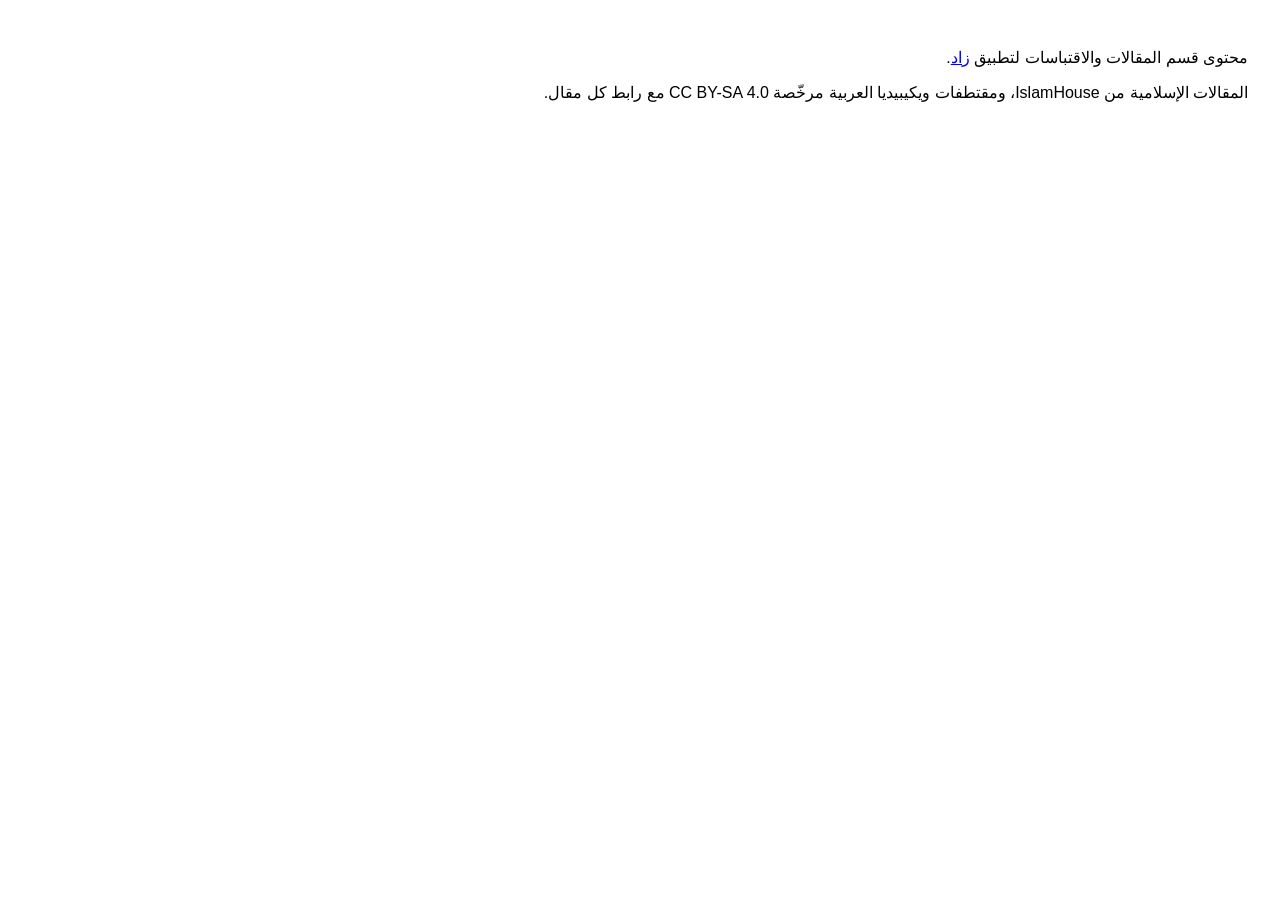
<file: content/site/index.html>
<!doctype html><html lang="ar" dir="rtl"><meta charset="utf-8"><meta name="viewport" content="width=device-width,initial-scale=1"><title>زاد — محتوى</title><body style="font-family:sans-serif;padding:24px"><p>محتوى قسم المقالات والاقتباسات لتطبيق <a href="https://zad.sites.tab.bot/">زاد</a>.</p><p>المقالات الإسلامية من IslamHouse، ومقتطفات ويكيبيديا العربية مرخّصة CC BY-SA 4.0 مع رابط كل مقال.</p></body></html>
</file>
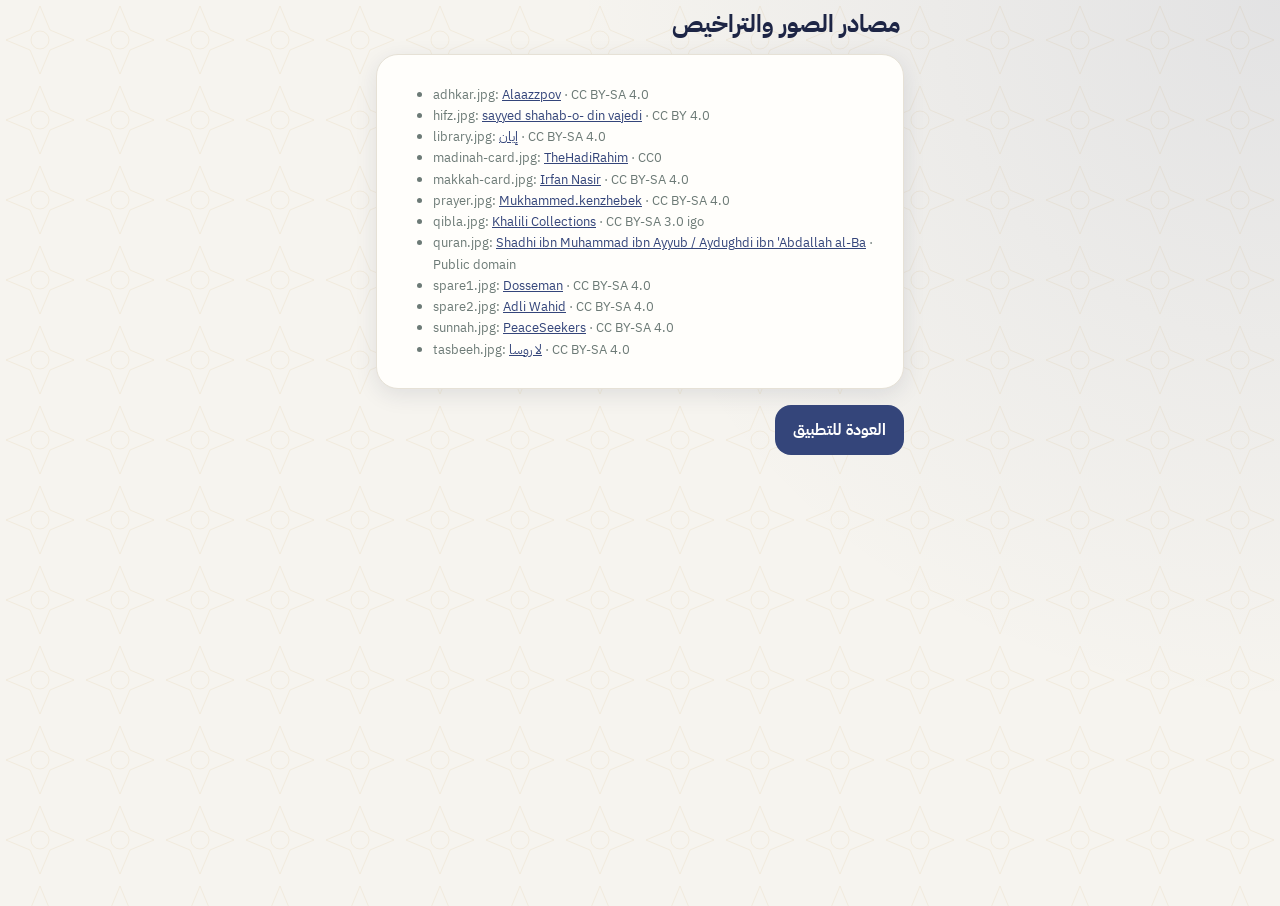
<file: credits.html>
<!doctype html><html lang="ar" dir="rtl"><head><meta charset="utf-8"><meta name="viewport" content="width=device-width, initial-scale=1"><title>مصادر الصور | زاد</title><link rel="stylesheet" href="styles.css"></head><body><div class="app"><h1 class="page">مصادر الصور والتراخيص</h1><section class="card"><ul class="note" style="direction:ltr;text-align:left"><li>adhkar.jpg: <a href="https://commons.wikimedia.org/wiki/File:%D9%81%D9%88%D8%A7%D9%86%D9%8A%D8%B3_%D8%B1%D9%85%D8%B6%D8%A7%D9%86_%D8%A7%D9%84%D9%86%D8%AD%D8%A7%D8%B3%D9%8A%D8%A9.jpg" target="_blank" rel="noopener">Alaazzpov</a> · CC BY-SA 4.0</li><li>hifz.jpg: <a href="https://commons.wikimedia.org/wiki/File:Qur%27an_and_Rehal.jpg" target="_blank" rel="noopener">sayyed shahab-o- din vajedi</a> · CC BY 4.0</li><li>library.jpg: <a href="https://commons.wikimedia.org/wiki/File:%D8%AC%D8%A7%D9%85%D8%B9%D8%A9_%D8%A7%D9%84%D9%82%D8%B1%D9%88%D9%8A%D9%8A%D9%86.jpeg" target="_blank" rel="noopener">إيان</a> · CC BY-SA 4.0</li><li>madinah-card.jpg: <a href="https://commons.wikimedia.org/wiki/File:Medium_shot_of_the_Green_Dome_at_The_Prophet%27s_Mosque_(Al_Masjid-e-Nabawi).jpg" target="_blank" rel="noopener">TheHadiRahim</a> · CC0</li><li>makkah-card.jpg: <a href="https://commons.wikimedia.org/wiki/File:Abraj_Al_Bait_from_Kaaba.jpg" target="_blank" rel="noopener">Irfan Nasir</a> · CC BY-SA 4.0</li><li>prayer.jpg: <a href="https://commons.wikimedia.org/wiki/File:Mosque_astana.jpg" target="_blank" rel="noopener">Mukhammed.kenzhebek</a> · CC BY-SA 4.0</li><li>qibla.jpg: <a href="https://commons.wikimedia.org/wiki/File:Khalili_Collection_Hajj_and_Arts_of_Pilgrimage_txt_0406small.jpg" target="_blank" rel="noopener">Khalili Collections</a> · CC BY-SA 3.0 igo</li><li>quran.jpg: <a href="https://commons.wikimedia.org/wiki/File:Opening_pages_from_the_Mamluk_Qur%27an_(TIEM_450).jpg" target="_blank" rel="noopener">Shadhi ibn Muhammad ibn Ayyub / Aydughdi ibn 'Abdallah al-Ba</a> · Public domain</li><li>spare1.jpg: <a href="https://commons.wikimedia.org/wiki/File:Damascus_Umayyad_Mosque_interior_mihrab_area_8038.jpg" target="_blank" rel="noopener">Dosseman</a> · CC BY-SA 4.0</li><li>spare2.jpg: <a href="https://commons.wikimedia.org/wiki/File:Masjid_An-Nabawi_in_Madinah_(cropped-01).jpg" target="_blank" rel="noopener">Adli Wahid</a> · CC BY-SA 4.0</li><li>sunnah.jpg: <a href="https://commons.wikimedia.org/wiki/File:Islamic_books_shelf.jpg" target="_blank" rel="noopener">PeaceSeekers</a> · CC BY-SA 4.0</li><li>tasbeeh.jpg: <a href="https://commons.wikimedia.org/wiki/File:Misbaha_00_(6).JPG" target="_blank" rel="noopener">لا روسا</a> · CC BY-SA 4.0</li></ul></section><p><a class="btn" href="./">العودة للتطبيق</a></p></div></body></html>
</file>
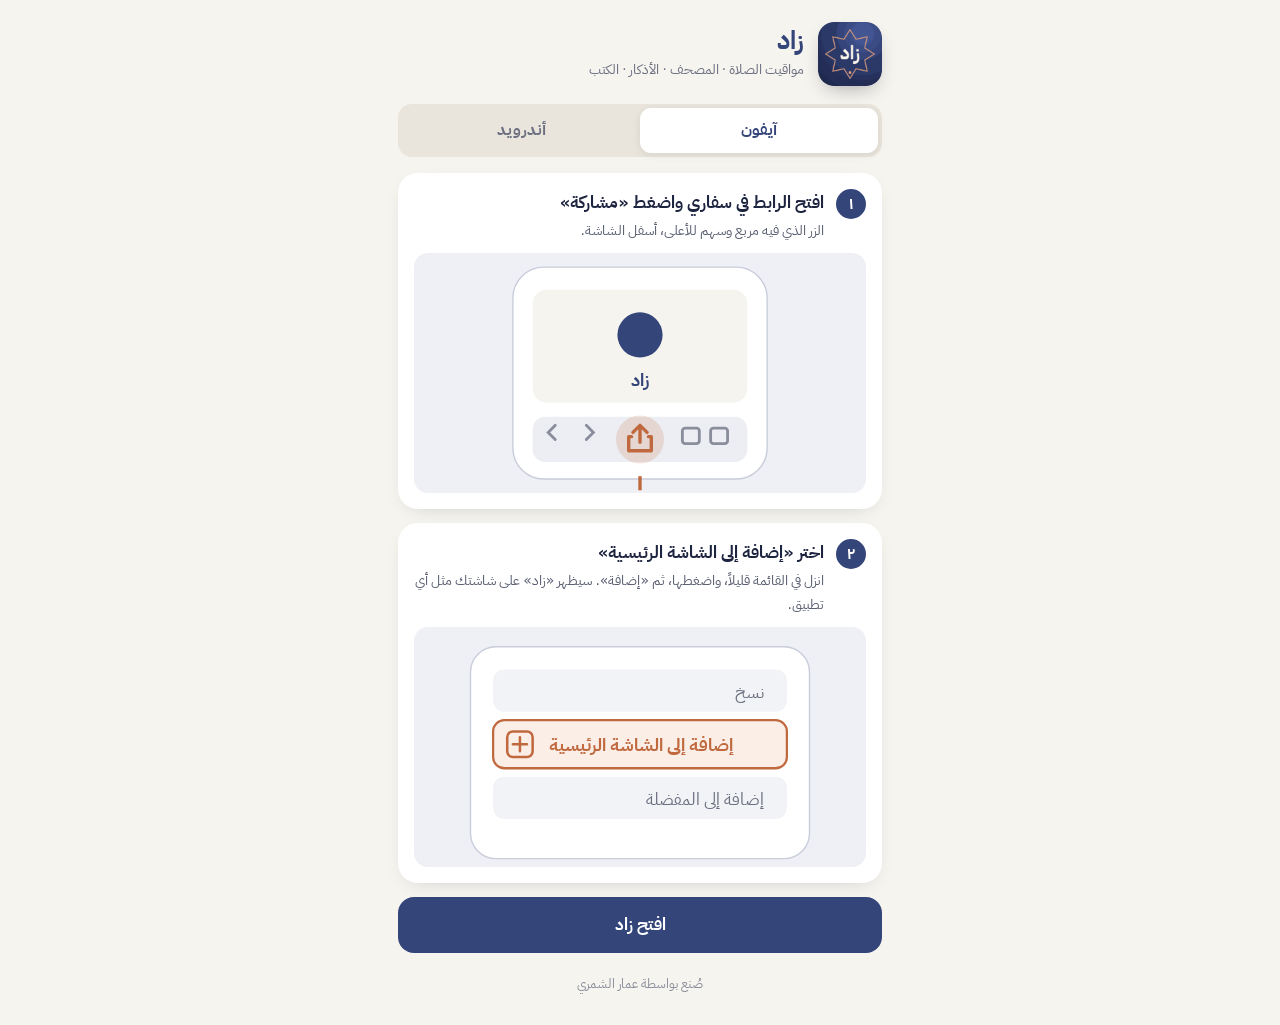
<file: install.html>
<!doctype html>
<html lang="ar" dir="rtl">
<head>
<meta charset="utf-8">
<meta name="viewport" content="width=device-width, initial-scale=1, viewport-fit=cover">
<title>ثبّت تطبيق زاد على جوالك</title>
<meta name="description" content="زاد: تطبيق المسلم — مواقيت الصلاة، المصحف، الأذكار والكتب. ثبّته على الآيفون من سفاري بخطوتين، أو حمّل نسخة الأندرويد.">
<meta property="og:type" content="website">
<meta property="og:title" content="ثبّت تطبيق «زاد» على جوالك">
<meta property="og:description" content="مواقيت الصلاة، المصحف، الأذكار والكتب — آيفون بخطوتين من سفاري، وأندرويد بتحميل مباشر.">
<meta property="og:image" content="https://zad.sites.tab.bot/icons/og-install.jpg">
<meta property="og:image:width" content="1200"><meta property="og:image:height" content="630">
<meta property="og:url" content="https://zad.sites.tab.bot/install">
<meta name="twitter:card" content="summary_large_image">
<meta name="theme-color" content="#34457a">
<link rel="icon" href="./icons/icon-192.png"><link rel="apple-touch-icon" href="./icons/apple-touch-icon.png">
<style>
@font-face{font-family:Plex;src:url(./fonts/pa400.woff2) format("woff2");font-weight:400}
@font-face{font-family:Plex;src:url(./fonts/pa700.woff2) format("woff2");font-weight:700}
*{box-sizing:border-box}html{-webkit-tap-highlight-color:transparent}
body{margin:0;font-family:Plex,system-ui,sans-serif;background:#f6f4ef;color:#1d2440;line-height:1.7}
.w{max-width:520px;margin:0 auto;padding:calc(22px + env(safe-area-inset-top)) 18px calc(30px + env(safe-area-inset-bottom))}
.hd{display:flex;align-items:center;gap:14px;margin-bottom:18px}
.hd img{width:64px;height:64px;border-radius:16px;box-shadow:0 8px 20px -8px rgba(20,24,40,.4)}
.hd b{font-size:26px;color:#34457a;display:block;line-height:1.2}.hd small{color:#6b6f80;font-size:13.5px}
.tabs{display:flex;background:#e9e5dc;border-radius:14px;padding:4px;margin:6px 0 16px}
.tabs button{flex:1;border:0;background:none;font:inherit;font-weight:700;padding:9px;border-radius:11px;color:#6b6f80}
.tabs button.on{background:#fff;color:#34457a;box-shadow:0 2px 8px rgba(0,0,0,.08)}
.card{background:#fff;border-radius:20px;padding:16px;margin-bottom:14px;box-shadow:0 6px 22px -14px rgba(20,24,40,.35)}
.st{display:flex;gap:12px;align-items:flex-start;margin-bottom:10px}
.n{flex:none;width:30px;height:30px;border-radius:50%;background:#34457a;color:#fff;display:grid;place-items:center;font-weight:700}
.st b{font-size:16.5px}.st p{margin:2px 0 0;color:#5a5f72;font-size:14px}
svg.ill{display:block;width:100%;height:auto;border-radius:14px;background:#eef0f6}
.btn{display:block;text-align:center;text-decoration:none;background:#c0693f;color:#fff;font-weight:700;padding:14px;border-radius:16px;font-size:16.5px;margin:8px 0}
.btn.alt{background:#34457a}
.note{font-size:13px;color:#6b6f80;text-align:center}
.ok{background:#e7f3ec;color:#215c3b;border-radius:14px;padding:12px 14px;font-weight:700;margin-bottom:14px;display:none}
.ft{margin-top:20px;text-align:center;color:#8a8e9c;font-size:12.5px}
[hidden]{display:none!important}
</style>
</head>
<body>
<div class="w">
 <div class="hd"><img src="./icons/icon-192.png" alt=""><div><b>زاد</b><small>مواقيت الصلاة · المصحف · الأذكار · الكتب</small></div></div>
 <div class="ok" id="inst">التطبيق مثبّت لديك ✓ <a href="/" style="color:inherit">افتح زاد</a></div>
 <div class="tabs" role="tablist"><button id="tI" class="on" role="tab">آيفون</button><button id="tA" role="tab">أندرويد</button></div>

 <section id="pI">
  <div class="card">
   <div class="st"><span class="n">١</span><div><b>افتح الرابط في سفاري واضغط «مشاركة»</b><p>الزر الذي فيه مربع وسهم للأعلى، أسفل الشاشة.</p></div></div>
   <svg class="ill" viewBox="0 0 320 170" aria-hidden="true">
    <rect x="70" y="10" width="180" height="150" rx="22" fill="#fff" stroke="#c9cdd9"/>
    <rect x="84" y="26" width="152" height="80" rx="10" fill="#f6f4ef"/>
    <circle cx="160" cy="58" r="16" fill="#34457a"/><text x="160" y="94" text-anchor="middle" font-size="13" font-weight="700" fill="#34457a" font-family="Plex">زاد</text>
    <rect x="84" y="116" width="152" height="32" rx="9" fill="#eceef3"/>
    <g fill="none" stroke="#8a8e9c" stroke-width="2" stroke-linecap="round"><path d="M100 132l-5-5 5-5"/><path d="M122 122l5 5-5 5"/><rect x="190" y="124" width="12" height="11" rx="2"/><rect x="210" y="124" width="12" height="11" rx="2"/></g>
    <circle cx="160" cy="132" r="17" fill="#c0693f" opacity=".18"/>
    <g fill="none" stroke="#c0693f" stroke-width="2.4" stroke-linecap="round" stroke-linejoin="round"><path d="M160 122v12M155 127l5-5 5 5"/><path d="M154 130h-2v10h16v-10h-2"/></g>
    <path d="M160 168v-10" stroke="#c0693f" stroke-width="2.4"/>
   </svg>
  </div>
  <div class="card">
   <div class="st"><span class="n">٢</span><div><b>اختر «إضافة إلى الشاشة الرئيسية»</b><p>انزل في القائمة قليلاً، واضغطها، ثم «إضافة». سيظهر «زاد» على شاشتك مثل أي تطبيق.</p></div></div>
   <svg class="ill" viewBox="0 0 320 170" aria-hidden="true">
    <rect x="40" y="14" width="240" height="150" rx="18" fill="#fff" stroke="#c9cdd9"/>
    <rect x="56" y="30" width="208" height="30" rx="8" fill="#f2f3f6"/><text x="248" y="50" text-anchor="start" font-size="12" fill="#6b6f80" font-family="Plex">نسخ</text>
    <rect x="56" y="66" width="208" height="34" rx="8" fill="#fbeee7" stroke="#c0693f" stroke-width="1.6"/>
    <text x="226" y="88" text-anchor="start" font-size="13" font-weight="700" fill="#c0693f" font-family="Plex">إضافة إلى الشاشة الرئيسية</text>
    <rect x="66" y="74" width="18" height="18" rx="4" fill="none" stroke="#c0693f" stroke-width="1.8"/><path d="M75 78v10M70 83h10" stroke="#c0693f" stroke-width="1.8" stroke-linecap="round"/>
    <rect x="56" y="106" width="208" height="30" rx="8" fill="#f2f3f6"/><text x="248" y="126" text-anchor="start" font-size="12" fill="#6b6f80" font-family="Plex">إضافة إلى المفضلة</text>
   </svg>
  </div>
  <p class="note" id="nSaf" hidden>أنت تفتح الصفحة من متصفح آخر — انسخ الرابط وافتحه في <b>سفاري</b> لكي يظهر خيار الإضافة.</p>
  <a class="btn alt" href="/">افتح زاد</a>
 </section>

 <section id="pA" hidden>
  <div class="card">
   <div class="st"><span class="n">١</span><div><b>حمّل تطبيق زاد للأندرويد</b><p>نسخة كاملة تعمل مثل أي تطبيق، دون شريط المتصفح.</p></div></div>
   <a class="btn" href="https://zad-app.sites.tab.bot/">حمّل تطبيق زاد للأندرويد</a>
  </div>
  <div class="card">
   <div class="st"><span class="n">٢</span><div><b>أو ثبّته من كروم</b><p>افتح زاد في كروم ← القائمة ⋮ ← «تثبيت التطبيق» أو «إضافة إلى الشاشة الرئيسية».</p></div></div>
   <a class="btn alt" href="/">افتح زاد في المتصفح</a>
  </div>
 </section>
 <div class="ft">صُنع بواسطة عمار الشمري</div>
</div>
<script>
(function(){var ua=navigator.userAgent||'',ios=/iPhone|iPad|iPod/.test(ua)||(navigator.platform==='MacIntel'&&navigator.maxTouchPoints>1),and=/Android/.test(ua);
var sa=(window.matchMedia&&matchMedia('(display-mode: standalone)').matches)||navigator.standalone===true;
function show(w){document.getElementById('pI').hidden=w!=='i';document.getElementById('pA').hidden=w!=='a';document.getElementById('tI').classList.toggle('on',w==='i');document.getElementById('tA').classList.toggle('on',w==='a')}
document.getElementById('tI').onclick=function(){show('i')};document.getElementById('tA').onclick=function(){show('a')};
show(and?'a':'i');document.documentElement.setAttribute('data-dev',and?'android':ios?'ios':'other');
if(sa)document.getElementById('inst').style.display='block';
if(ios&&/CriOS|FxiOS|EdgiOS|GSA\//.test(ua))document.getElementById('nSaf').hidden=false;})();
</script>
</body>
</html>
</file>
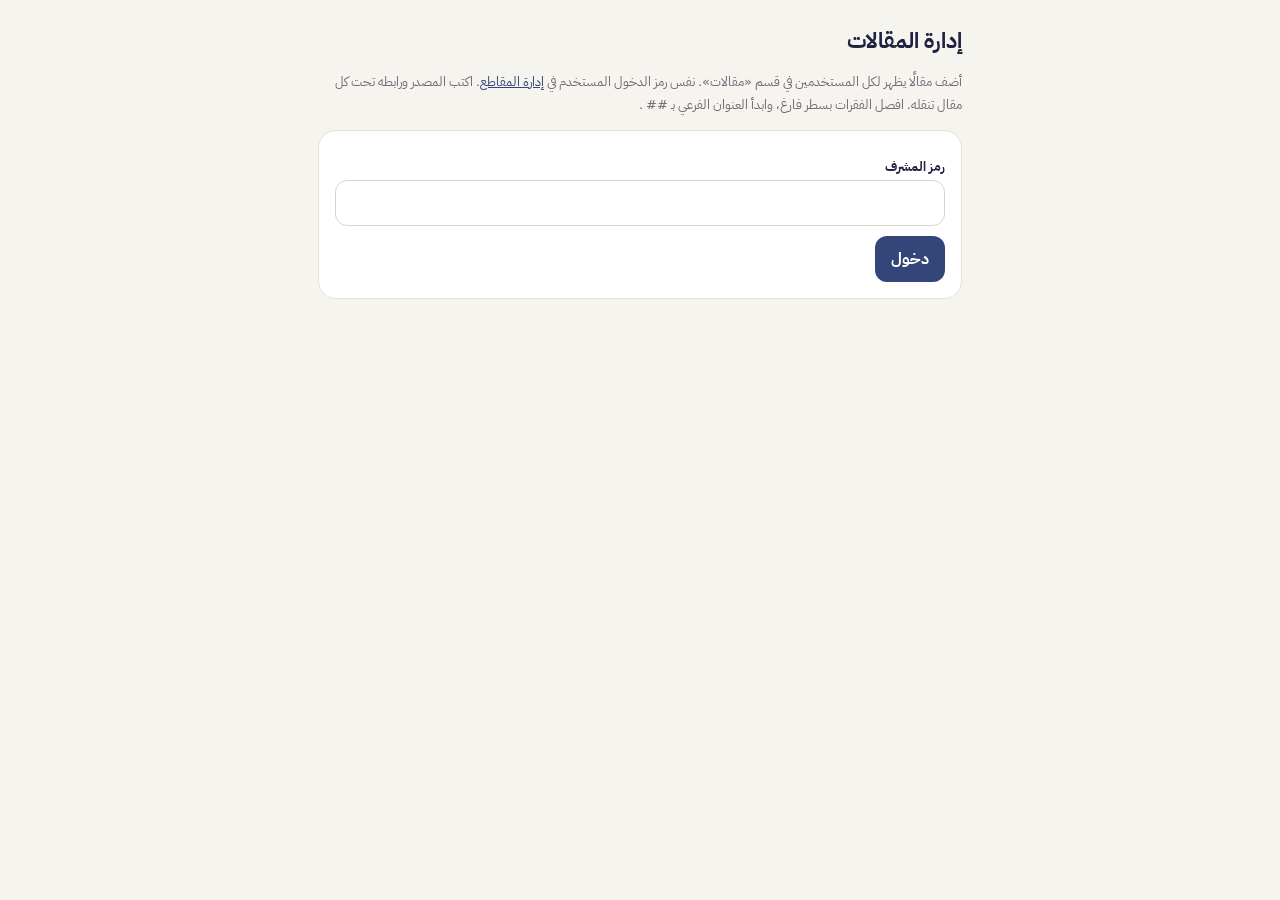
<file: srv/admin-articles.html>
<!doctype html><html lang="ar" dir="rtl"><head><meta charset="utf-8"><meta name="viewport" content="width=device-width,initial-scale=1"><meta name="robots" content="noindex"><title>إدارة المقالات · زاد</title>
<style>@font-face{font-family:Zad;src:url(/fonts/pa400.woff2) format("woff2");font-weight:400}@font-face{font-family:Zad;src:url(/fonts/pa700.woff2) format("woff2");font-weight:700}
*{box-sizing:border-box}body{margin:0;font-family:Zad,system-ui,sans-serif;background:#f6f4ef;color:#1f2340}main{max-width:680px;margin:auto;padding:18px}h1{font-size:22px;margin:6px 0 4px}p.n{color:#6d6a73;font-size:13px;line-height:1.8}
.c{background:#fff;border:1px solid #e6e1d6;border-radius:18px;padding:16px;margin-top:12px}label{display:block;font-size:13px;font-weight:700;margin:10px 0 4px}input,select,textarea{width:100%;font:inherit;padding:10px 12px;border:1px solid #d9d3c6;border-radius:12px;background:#fff;color:inherit}textarea{min-height:240px;line-height:1.9}
button{font:inherit;font-weight:700;border:0;border-radius:12px;padding:11px 16px;background:#34457a;color:#fff;cursor:pointer}button.g{background:#eee9df;color:#1f2340}button.d{background:#fbe9e3;color:#9a4f2e}.r{display:flex;gap:8px;align-items:center;flex-wrap:wrap}.it{display:flex;gap:10px;align-items:center;padding:10px 0;border-top:1px solid #eee}.it:first-child{border:0}.it b{flex:1;font-size:14px}.k{font-size:12px;color:#6d6a73}#msg{min-height:20px;font-size:13px;color:#9a4f2e;margin-top:8px}a{color:#34457a}</style></head><body><main>
<h1>إدارة المقالات</h1><p class="n">أضف مقالًا يظهر لكل المستخدمين في قسم «مقالات». نفس رمز الدخول المستخدم في <a href="/admin/videos">إدارة المقاطع</a>. اكتب المصدر ورابطه تحت كل مقال تنقله. افصل الفقرات بسطر فارغ، وابدأ العنوان الفرعي بـ ## .</p>
<div id="login" class="c" hidden><label for="code">رمز المشرف</label><input id="code" type="password" autocomplete="current-password"><div class="r" style="margin-top:10px"><button id="go">دخول</button></div></div>
<div id="app" hidden><div class="c"><label for="c">القسم</label><select id="c"><option value="isl">إسلامية</option><option value="cul">ثقافية</option><option value="his">تاريخية</option></select>
<label for="t">العنوان</label><input id="t" maxlength="160"><label for="au">الكاتب</label><input id="au" maxlength="120"><label for="src">اسم المصدر</label><input id="src" maxlength="120" placeholder="مثال: IslamHouse"><label for="url">رابط المصدر</label><input id="url" type="url" dir="ltr" placeholder="https://"><label for="body">النص</label><textarea id="body" maxlength="60000"></textarea>
<div class="r" style="margin-top:12px"><button id="save">نشر المقال</button><button class="g" id="out">خروج</button></div><div id="msg" role="status"></div></div>
<div class="c"><b>المقالات المضافة</b><div id="list" class="k" style="margin-top:8px">…</div></div></div>
<script>
const $=s=>document.querySelector(s);let S=localStorage.getItem('zad.vadm')||'';
const api=(p,b)=>fetch('/api/articles/admin/'+p,{method:b?'POST':'GET',headers:{'Content-Type':'application/json','Authorization':'Bearer '+S},body:b?JSON.stringify(b):undefined}).then(async r=>{const j=await r.json().catch(()=>({}));if(r.status===401){S='';localStorage.removeItem('zad.vadm');show();throw new Error('auth')}if(!r.ok)throw new Error(j.error||('خطأ '+r.status));return j});
const esc=s=>String(s||'').replace(/[&<>"]/g,c=>({'&':'&amp;','<':'&lt;','>':'&gt;','"':'&quot;'}[c]));
const CN={isl:'إسلامية',cul:'ثقافية',his:'تاريخية'};
function show(){$('#login').hidden=!!S;$('#app').hidden=!S;if(S)load()}
async function load(){try{const j=await api('list');$('#list').innerHTML=j.items.length?j.items.map(a=>`<div class="it"><b>${esc(a.t)}<div class="k">${CN[a.c]||''} · ${new Date(a.created).toLocaleDateString('ar-SA')}</div></b><a href="/#article/${a.id}" target="_blank">عرض</a><button class="d" data-id="${a.id}">حذف</button></div>`).join(''):'لا توجد مقالات مضافة بعد.';
 document.querySelectorAll('[data-id]').forEach(b=>b.onclick=async()=>{if(!confirm('حذف المقال نهائيًا؟'))return;await api('delete',{id:b.dataset.id});load()})}catch(e){}}
$('#go').onclick=async()=>{const r=await fetch('/api/videos/admin/login',{method:'POST',headers:{'Content-Type':'application/json'},body:JSON.stringify({code:$('#code').value})});const j=await r.json().catch(()=>({}));if(j.s){S=j.s;localStorage.setItem('zad.vadm',S);show()}else alert(r.status===429?'محاولات كثيرة، حاول لاحقًا':'الرمز غير صحيح')};
$('#save').onclick=async()=>{$('#msg').textContent='';try{const j=await api('save',{c:$('#c').value,t:$('#t').value,au:$('#au').value,src:$('#src').value,url:$('#url').value,body:$('#body').value});$('#msg').textContent='تم النشر ✓';['#t','#au','#src','#url','#body'].forEach(s=>$(s).value='');load()}catch(e){if(e.message!=='auth')$('#msg').textContent=e.message}};
$('#out').onclick=()=>{S='';localStorage.removeItem('zad.vadm');show()};show();
</script></main></body></html>
</file>
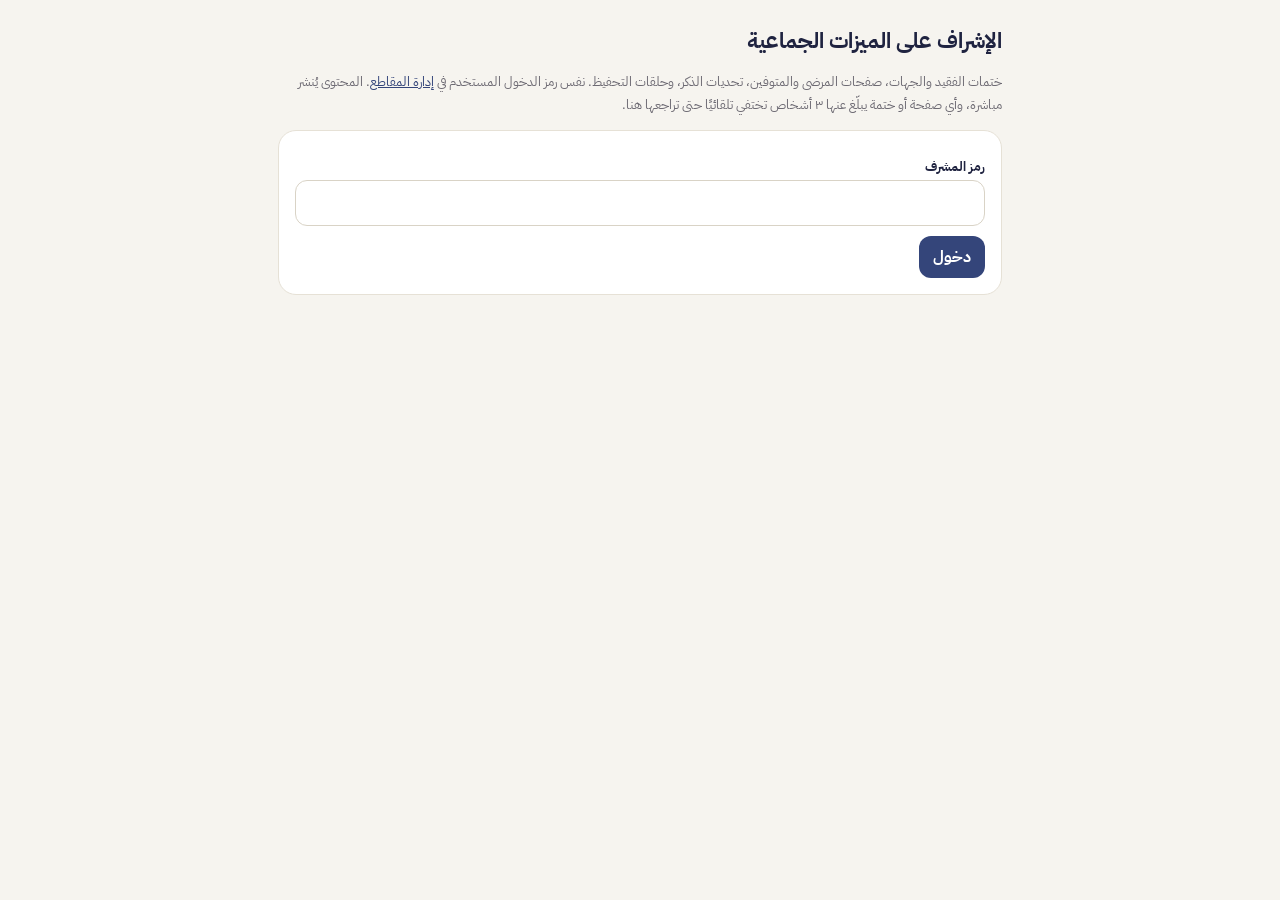
<file: srv/admin-social.html>
<!doctype html><html lang="ar" dir="rtl"><head><meta charset="utf-8"><meta name="viewport" content="width=device-width,initial-scale=1"><meta name="robots" content="noindex"><title>الإشراف على الميزات الجماعية · زاد</title>
<style>@font-face{font-family:Zad;src:url(/fonts/pa400.woff2) format("woff2");font-weight:400}@font-face{font-family:Zad;src:url(/fonts/pa700.woff2) format("woff2");font-weight:700}
*{box-sizing:border-box}body{margin:0;font-family:Zad,system-ui,sans-serif;background:#f6f4ef;color:#1f2340}main{max-width:760px;margin:auto;padding:18px}h1{font-size:22px;margin:6px 0 4px}p.n{color:#6d6a73;font-size:13px;line-height:1.8}
.c{background:#fff;border:1px solid #e6e1d6;border-radius:18px;padding:16px;margin-top:12px}label{display:block;font-size:13px;font-weight:700;margin:10px 0 4px}input,select{width:100%;font:inherit;padding:10px 12px;border:1px solid #d9d3c6;border-radius:12px;background:#fff;color:inherit}
button{font:inherit;font-weight:700;border:0;border-radius:12px;padding:9px 14px;background:#34457a;color:#fff;cursor:pointer}button.g{background:#eee9df;color:#1f2340}button.d{background:#fbe9e3;color:#9a4f2e}.r{display:flex;gap:8px;align-items:center;flex-wrap:wrap}
.it{display:flex;gap:8px;align-items:center;padding:10px 0;border-top:1px solid #eee;flex-wrap:wrap}.it>div{flex:1;min-width:200px;font-size:14px}.k{font-size:12px;color:#6d6a73}.rep{color:#9a4f2e;font-weight:700}.hid{background:#fbe9e3;border-radius:8px;padding:1px 6px;font-size:11px;color:#9a4f2e}
.tabs{display:flex;gap:6px;flex-wrap:wrap;margin-top:12px}.tabs button{background:#eee9df;color:#1f2340}.tabs button.on{background:#34457a;color:#fff}a{color:#34457a}.st{display:grid;grid-template-columns:repeat(3,1fr);gap:8px}.st div{background:#f6f4ef;border-radius:12px;padding:8px;text-align:center}.st b{display:block;font-size:18px}</style></head><body><main>
<h1>الإشراف على الميزات الجماعية</h1><p class="n">ختمات الفقيد والجهات، صفحات المرضى والمتوفين، تحديات الذكر، وحلقات التحفيظ. نفس رمز الدخول المستخدم في <a href="/admin/videos">إدارة المقاطع</a>. المحتوى يُنشر مباشرة، وأي صفحة أو ختمة يبلّغ عنها ٣ أشخاص تختفي تلقائيًا حتى تراجعها هنا.</p>
<div id="login" class="c" hidden><label for="code">رمز المشرف</label><input id="code" type="password" autocomplete="current-password"><div class="r" style="margin-top:10px"><button id="go">دخول</button></div></div>
<div id="app" hidden>
<div class="c"><div class="st" id="stats"></div></div>
<div class="tabs"><button data-tab="rep" class="on">المُبلَّغ عنها</button><button data-tab="pages">الصفحات</button><button data-tab="kh">الختمات</button><button data-tab="ch">تحديات الذكر</button><button data-tab="hq">حلقات التحفيظ</button><button data-tab="dw">الديوانية</button><button class="g" id="out">خروج</button></div>
<div class="c" id="box">…</div>
<div class="c" id="chform" hidden><b>تحدٍّ جديد / تعديل</b>
<label for="ct">العنوان</label><input id="ct" maxlength="70" placeholder="مثال: مئة ألف استغفار هذا الأسبوع"><label for="cd">الذكر</label><input id="cd" maxlength="80" placeholder="أستغفر الله"><label for="cg">الهدف (العدد)</label><input id="cg" inputmode="numeric" value="100000">
<label for="cs">يبدأ</label><input id="cs" type="datetime-local"><label for="ce">ينتهي</label><input id="ce" type="datetime-local"><label class="r" style="font-weight:400"><input id="cr" type="checkbox" style="width:auto"> يتكرر كل أسبوع</label><input id="cid" type="hidden">
<div class="r" style="margin-top:10px"><button id="csave">حفظ التحدي</button><button class="g" id="cclr">جديد</button></div><div id="msg" class="k" role="status"></div></div>
<script>
const $=s=>document.querySelector(s);let S=localStorage.getItem('zad.vadm')||'',D=null,DW=null,TAB='rep';
const api=(p,b)=>fetch('/api/social/admin/'+p,{method:b?'POST':'GET',headers:{'Content-Type':'application/json','Authorization':'Bearer '+S},body:b?JSON.stringify(b):undefined}).then(async r=>{const j=await r.json().catch(()=>({}));if(r.status===401){S='';localStorage.removeItem('zad.vadm');show();throw new Error('auth')}if(!r.ok)throw new Error(j.error||('خطأ '+r.status));return j});
const esc=s=>String(s==null?'':s).replace(/[&<>"]/g,c=>({'&':'&amp;','<':'&lt;','>':'&gt;','"':'&quot;'}[c]));const dt=t=>t?new Date(t).toLocaleString('ar-SA',{dateStyle:'medium',timeStyle:'short'}):'';
const KN={g:'ختمة جماعية',d:'ختمة لروح فقيد',o:'ختمة جهة'},PN={s:'مريض',m:'متوفى'};
function show(){$('#login').hidden=!!S;$('#app').hidden=!S;if(S)load()}
async function load(){try{DW=await api('dw')}catch(e){DW={posts:[],users:[],stats:{}}}try{D=await api('list');const s=D.stats||{};$('#stats').innerHTML=[['دوائر العائلة',s.fams],['أعضاء الدوائر',s.members],['ثنائيات الفجر',s.paired],['روابط الأجر',s.refs],['فتحات الروابط',s.ref_opens],['تحديات',D.chals.length],['حلقات التحفيظ',s.halaqas],['أعضاء الحلقات',s.hmembers]].map(([a,b])=>`<div><b>${b||0}</b><span class="k">${a}</span></div>`).join('');draw()}catch(e){if(e.message==='auth')return;if(!D){D={pages:[],khatmas:[],chals:[],reports:[],halaqas:[],hnotes:[]};draw()}if(TAB!=='dw')$('#box').textContent=e.message}}
const pgRow=p=>`<div class="it"><div><b>${esc(p.name)}</b> <span class="k">· ${PN[p.kind]} · ${p.count} دعوا</span> ${p.hidden?'<span class="hid">مخفية</span>':''} ${p.reports?`<span class="rep">${p.reports} بلاغ</span>`:''}<div class="k">${esc(p.dua)} ${esc(p.dates)} ${esc(p.fun)}</div><div class="k">${dt(p.created)}</div></div><a href="/#${p.kind==='s'?'sick':'mem'}/${p.id}" target="_blank">عرض</a>${p.hidden?`<button class="g" data-a="page" data-op="unhide" data-id="${p.id}">إظهار</button>`:`<button class="g" data-a="page" data-op="hide" data-id="${p.id}">إخفاء</button>`}<button class="d" data-a="page" data-op="delete" data-id="${p.id}">حذف</button></div>`;
const khRow=k=>`<div class="it"><div><b>${esc(k.title)}</b> <span class="k">· ${KN[k.kind]||''} · ${k.done}/${k.unit} · الجولة ${k.round}</span> ${k.hidden?'<span class="hid">مخفية</span>':''} ${k.reports?`<span class="rep">${k.reports} بلاغ</span>`:''}<div class="k">${esc(k.dua||'')}</div><div class="k">${dt(k.created)}</div></div><a href="/#khatma/${k.id}" target="_blank">عرض</a>${k.hidden?`<button class="g" data-a="khatma" data-op="unhide" data-id="${k.id}">إظهار</button>`:`<button class="g" data-a="khatma" data-op="hide" data-id="${k.id}">إخفاء</button>`}<button class="d" data-a="khatma" data-op="delete" data-id="${k.id}">حذف</button></div>`;
const chRow=c=>`<div class="it"><div><b>${esc(c.title)}</b> <span class="k">· ${esc(c.dhikr)}</span><div class="k">${c.count.toLocaleString('ar-SA')} / ${c.goal.toLocaleString('ar-SA')} · ${{live:'جارٍ الآن',soon:'قادم',ended:'منتهٍ'}[c.status]} · ${dt(c.starts)} ← ${dt(c.ends)}${c.recur?' · أسبوعي':''}${c.last!=null?' · الأسبوع الماضي '+Number(c.last).toLocaleString('ar-SA'):''}</div></div><button class="g" data-edit="${c.id}">تعديل</button>${c.status==='ended'?`<button class="g" data-a="chal" data-op="reopen" data-id="${c.id}">إعادة فتح</button>`:`<button class="g" data-a="chal" data-op="end" data-id="${c.id}">إنهاء</button>`}${c.id==='fri-salawat'?'':`<button class="d" data-a="chal" data-op="delete" data-id="${c.id}">حذف</button>`}</div>`;
const TG=t=>{t=t||{};return t.k==='j'?'الجزء '+t.v:t.k==='p'?'صفحة '+t.v:'سورة رقم '+(t.v||'')};
const hqRow=h=>{const t=JSON.parse(h.target||'{}');return`<div class="it"><div><b>${esc(h.name)}</b> <span class="k">· ${h.id} · ${h.n}/30 عضو · ${TG(t)}</span> ${h.hidden?'<span class="hid">مخفية</span>':''} ${h.reports?`<span class="rep">${h.reports} بلاغ</span>`:''} ${h.hidden_notes?`<span class="hid">${h.hidden_notes} ملاحظة مخفية</span>`:''}<div class="k">${dt(h.created)}</div></div>${h.hidden?`<button class="g" data-a="halaqa" data-op="unhide" data-id="${h.id}">إظهار</button>`:`<button class="g" data-a="halaqa" data-op="hide" data-id="${h.id}">إخفاء</button>`}<button class="d" data-a="halaqa" data-op="delete" data-id="${h.id}">حذف</button></div>`};
const hnRow=n=>`<div class="it"><div><b>${esc(n.name)}</b> <span class="k">· حلقة ${n.hid}</span> ${n.note_hidden?'<span class="hid">مخفية</span>':''} ${n.note_rep?`<span class="rep">${n.note_rep} بلاغ</span>`:''}<div class="k">«${esc(n.note)}»</div></div>${n.note_hidden?`<button class="g" data-a="halaqa" data-op="shownote" data-id="${n.hid}" data-mid="${n.mid}">إظهار</button>`:''}<button class="d" data-a="halaqa" data-op="clearnote" data-id="${n.hid}" data-mid="${n.mid}">حذف الملاحظة</button></div>`;

const dwRow=p=>`<div class="it"><div><b>${esc(p.name||'؟')}</b> <span class="k">· ${p.id} · ❤ ${p.likes} · ↩ ${p.replies} · 🔁 ${p.reposts}${p.reply_to?' · رد':''}${p.quote_of?' · اقتباس':''}</span> ${p.pinned?'<span class="hid" style="background:#e3e8f6;color:#34457a">مثبّتة</span>':''} ${p.hidden?'<span class="hid">مخفية</span>':''} ${p.reports?`<span class="rep">${p.reports} بلاغ</span>`:''} ${p.banned?'<span class="rep">صاحبها موقوف</span>':''}<div style="white-space:pre-wrap;margin:4px 0">${esc(p.text)}</div>${p.img?`<a href="/api/social/dw/img/${p.img}" target="_blank" class="k">📷 الصورة</a> `:''}<div class="k">${dt(p.at)}</div></div><a href="/#diwan/p/${p.id}" target="_blank">عرض</a>${p.pinned?`<button class="g" data-a="dwpost" data-op="unpin" data-id="${p.id}">إلغاء التثبيت</button>`:`<button class="g" data-a="dwpost" data-op="pin" data-id="${p.id}">تثبيت</button>`}${p.hidden?`<button class="g" data-a="dwpost" data-op="unhide" data-id="${p.id}">إظهار</button>`:`<button class="g" data-a="dwpost" data-op="hide" data-id="${p.id}">إخفاء</button>`}<button class="d" data-a="dwpost" data-op="delete" data-id="${p.id}">حذف</button></div>`;
const dwUser=u=>`<div class="it"><div><b>${esc(u.name)}</b> <span class="k">· ${u.uid} · ${u.posts} تغريدة${u.reports?` · ${u.reports} بلاغ`:''}</span> ${u.banned?'<span class="rep">موقوف</span>':''}<div class="k">${esc(u.bio||'')} · ${dt(u.at)}</div></div><a href="/#diwan/u/${u.uid}" target="_blank">الملف</a>${u.banned?`<button class="g" data-a="dwuser" data-op="unban" data-uid="${u.uid}">رفع الإيقاف</button>`:`<button class="d" data-a="dwuser" data-op="ban" data-uid="${u.uid}">إيقاف</button>`}<button class="d" data-a="dwuser" data-op="purge" data-uid="${u.uid}">حذف الحساب وكل محتواه</button></div>`;
function draw(){document.querySelectorAll('[data-tab]').forEach(b=>b.classList.toggle('on',b.dataset.tab===TAB));$('#chform').hidden=TAB!=='ch';let h='';
 if(TAB==='rep'){const rp=D.reports||[];const pg=D.pages.filter(p=>p.reports||p.hidden),kh=D.khatmas.filter(k=>k.reports||k.hidden);const hq=(D.halaqas||[]).filter(x=>x.reports||x.hidden),hn=(D.hnotes||[]).filter(x=>x.note_rep||x.note_hidden);h=(pg.map(pgRow).join('')+kh.map(khRow).join('')+hq.map(hqRow).join('')+hn.map(hnRow).join('')+((DW&&DW.posts)||[]).filter(p=>p.reports||p.hidden).map(dwRow).join(''))||'<p class="k">لا توجد بلاغات 👍</p>';if(rp.length)h+=`<p class="k" style="margin-top:10px">آخر البلاغات: ${rp.slice(0,20).map(r=>esc(r.target)+' ('+r.n+')'+(r.reasons?' «'+esc(r.reasons)+'»':'')).join('، ')}</p>`}
 else if(TAB==='pages')h=D.pages.map(pgRow).join('')||'<p class="k">لا توجد صفحات بعد.</p>';
 else if(TAB==='kh')h=D.khatmas.map(khRow).join('')||'<p class="k">لا توجد ختمات بعد.</p>';
 else if(TAB==='hq')h=((D.halaqas||[]).map(hqRow).join('')||'<p class="k">لا توجد حلقات بعد.</p>')+((D.hnotes||[]).length?'<p class="k" style="margin-top:12px"><b>ملاحظات الأعضاء</b></p>'+D.hnotes.map(hnRow).join(''):'');
 else if(TAB==='dw'){const s=(DW&&DW.stats)||{};h=`<p class="k">${s.users||0} مستخدم · ${s.posts||0} تغريدة/رد · ${s.reposts||0} إعادة نشر · ${s.likes||0} إعجاب · ${s.follows||0} متابعة · ${s.reports||0} بلاغ</p><p class="k"><b>التغريدات</b> (المثبتة والمُبلّغ عنها أولًا)</p>`+(((DW&&DW.posts)||[]).map(dwRow).join('')||'<p class="k">لا تغريدات بعد.</p>')+'<p class="k" style="margin-top:12px"><b>الحسابات</b></p>'+(((DW&&DW.users)||[]).map(dwUser).join('')||'<p class="k">لا حسابات بعد.</p>')}
 else h=D.chals.map(chRow).join('')||'<p class="k">لا توجد تحديات.</p>';
 $('#box').innerHTML=h;
 document.querySelectorAll('[data-a]').forEach(b=>b.onclick=async()=>{if((b.dataset.op==='delete'||b.dataset.op==='purge'||b.dataset.op==='ban')&&!confirm(b.dataset.op==='ban'?'إيقاف هذا الحساب في الديوانية؟':'حذف نهائي؟'))return;try{await api(b.dataset.a,{op:b.dataset.op,id:b.dataset.id,mid:b.dataset.mid,uid:b.dataset.uid});load()}catch(e){alert(e.message)}});
 document.querySelectorAll('[data-edit]').forEach(b=>b.onclick=()=>{const c=D.chals.find(x=>x.id===b.dataset.edit);if(!c)return;$('#cid').value=c.id;$('#ct').value=c.title;$('#cd').value=c.dhikr;$('#cg').value=c.goal;$('#cs').value=loc(c.starts);$('#ce').value=loc(c.ends);$('#cr').checked=!!c.recur;$('#chform').scrollIntoView({behavior:'smooth'})})}
const loc=t=>{const d=new Date(t);d.setMinutes(d.getMinutes()-d.getTimezoneOffset());return d.toISOString().slice(0,16)};
document.querySelectorAll('[data-tab]').forEach(b=>b.onclick=()=>{TAB=b.dataset.tab;draw()});
$('#cclr').onclick=()=>{['#cid','#ct','#cd'].forEach(s=>$(s).value='');$('#cg').value='100000';$('#cs').value=loc(Date.now());$('#ce').value=loc(Date.now()+864e5);$('#cr').checked=false};
$('#csave').onclick=async()=>{$('#msg').textContent='';try{await api('chal',{op:'save',id:$('#cid').value,title:$('#ct').value,dhikr:$('#cd').value,goal:+$('#cg').value,starts:new Date($('#cs').value).getTime(),ends:new Date($('#ce').value).getTime(),recur:$('#cr').checked});$('#msg').textContent='تم الحفظ ✓';load()}catch(e){if(e.message!=='auth')$('#msg').textContent=e.message}};
$('#go').onclick=async()=>{const r=await fetch('/api/videos/admin/login',{method:'POST',headers:{'Content-Type':'application/json'},body:JSON.stringify({code:$('#code').value})});const j=await r.json().catch(()=>({}));if(j.s){S=j.s;localStorage.setItem('zad.vadm',S);show()}else alert(r.status===429?'محاولات كثيرة، حاول لاحقًا':'الرمز غير صحيح')};
$('#out').onclick=()=>{S='';localStorage.removeItem('zad.vadm');show()};$('#cclr').click();show();
</script></div></main></body></html>
</file>
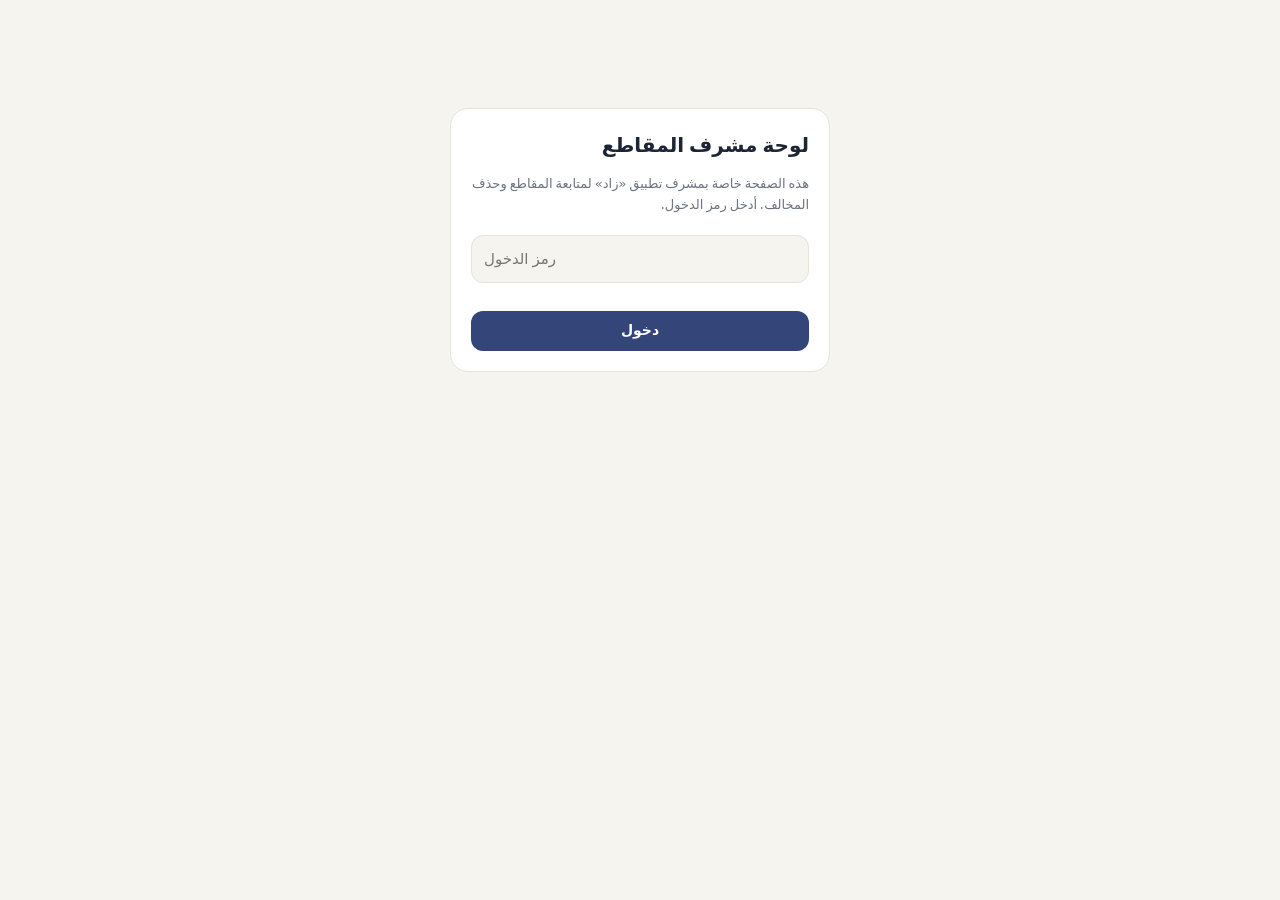
<file: srv/admin.html>
<!doctype html><html lang="ar" dir="rtl"><head><meta charset="utf-8"><meta name="viewport" content="width=device-width,initial-scale=1,viewport-fit=cover"><meta name="robots" content="noindex,nofollow"><meta name="theme-color" content="#34457a"><title>لوحة المقاطع · زاد</title>
<link rel="icon" href="/icons/icon-192.png">
<style>
@font-face{font-family:P;src:url(/fonts/pl400.woff2) format("woff2");font-weight:400}@font-face{font-family:P;src:url(/fonts/pl700.woff2) format("woff2");font-weight:700}
:root{--bg:#f6f4ef;--card:#fff;--ink:#1d2433;--mute:#6b7280;--line:#e7e2d8;--acc:#34457a;--clay:#c0693f;--ok:#2f7d5b;--bad:#b3412e}
@media(prefers-color-scheme:dark){:root{--bg:#10141f;--card:#182033;--ink:#eef0f6;--mute:#9aa3b5;--line:#273149;--acc:#8fa3e0;--clay:#e08a5f}}
*{box-sizing:border-box}body{margin:0;background:var(--bg);color:var(--ink);font:15px/1.6 P,system-ui,sans-serif;padding:env(safe-area-inset-top) 0 40px}
header{position:sticky;top:0;z-index:5;background:var(--acc);color:#fff;padding:14px 16px;display:flex;align-items:center;gap:10px}header b{font-size:17px;flex:1}
header button{background:rgba(255,255,255,.16);color:#fff;border:0;border-radius:10px;padding:6px 10px;font:inherit;font-size:13px}
main{max-width:760px;margin:0 auto;padding:14px}
.tabs{display:flex;gap:6px;overflow:auto;margin:0 0 12px}.tabs button{flex:none;border:1px solid var(--line);background:var(--card);color:var(--ink);border-radius:999px;padding:7px 14px;font:inherit;font-size:14px}.tabs button.on{background:var(--acc);border-color:var(--acc);color:#fff}
.card{background:var(--card);border:1px solid var(--line);border-radius:18px;padding:14px;margin:0 0 12px}
.vid{display:grid;grid-template-columns:150px 1fr;gap:12px}@media(max-width:480px){.vid{grid-template-columns:1fr}}
video{width:100%;max-height:420px;background:#000;border-radius:12px;aspect-ratio:9/16;object-fit:contain}
.t{font-weight:700;font-size:16px}.m{color:var(--mute);font-size:13px}.row{display:flex;gap:8px;flex-wrap:wrap;margin-top:10px}
.b{border:0;border-radius:12px;padding:9px 14px;font:inherit;font-weight:700;font-size:14px;cursor:pointer}.ok{background:var(--ok);color:#fff}.no{background:var(--bad);color:#fff}.gh{background:transparent;border:1px solid var(--line);color:var(--ink)}.pr{background:var(--acc);color:#fff}
.tag{display:inline-block;font-size:12px;border-radius:999px;padding:1px 9px;margin-inline-start:6px;background:#f3d9cc;color:#7a3519}.tag.g{background:#d5eadf;color:#1f5a40}
input{width:100%;font:inherit;padding:11px 12px;border-radius:12px;border:1px solid var(--line);background:var(--bg);color:var(--ink);margin:6px 0}
.empty{text-align:center;color:var(--mute);padding:30px 10px}.c{border-top:1px solid var(--line);padding:10px 0}.c:first-child{border-top:0}
#login{max-width:380px;margin:12vh auto;padding:20px}#msg{min-height:22px;color:var(--bad);font-size:14px}
.toast{position:fixed;bottom:20px;left:50%;transform:translateX(-50%);background:#1d2433;color:#fff;padding:9px 16px;border-radius:12px;opacity:0;transition:.2s;pointer-events:none}.toast.s{opacity:1}
</style></head><body>
<div id="login" class="card" hidden><div class="t" style="font-size:20px">لوحة مشرف المقاطع</div><p class="m">هذه الصفحة خاصة بمشرف تطبيق «زاد» لمتابعة المقاطع وحذف المخالف. أدخل رمز الدخول.</p>
<form id="lf"><input id="code" type="password" autocomplete="current-password" placeholder="رمز الدخول" dir="ltr" required><div id="msg"></div><button class="b pr" style="width:100%">دخول</button></form></div>
<div id="app" hidden><header><b>مقاطع الأسبوع · الإشراف</b><button id="rf">تحديث</button></header><main>
<div class="tabs" id="tabs"><button data-t="live" class="on">المنشورة</button><button data-t="rep">المُبلَّغ عنها</button><button data-t="comments">التعليقات</button><button data-t="settings">الإعدادات</button></div>
<div id="out"></div></main></div><div class="toast" id="toast"></div>
<script>
(function(){'use strict';
var S=localStorage.getItem('zad.vadm')||'',D=null,TAB='live';
var $=function(s){return document.querySelector(s)};
var ar=function(x){return String(x).replace(/\d/g,function(d){return'٠١٢٣٤٥٦٧٨٩'[d]})};
var esc=function(s){return String(s==null?'':s).replace(/[&<>"']/g,function(c){return{'&':'&amp;','<':'&lt;','>':'&gt;','"':'&quot;',"'":'&#39;'}[c]})};
function toast(t){var e=$('#toast');e.textContent=t;e.classList.add('s');clearTimeout(e._t);e._t=setTimeout(function(){e.classList.remove('s')},2400)}
function api(p,b){return fetch('/api/videos/admin/'+p,{method:b?'POST':'GET',headers:{'Content-Type':'application/json','Authorization':'Bearer '+S},body:b?JSON.stringify(b):undefined}).then(function(r){return r.json().catch(function(){return{ok:false}}).then(function(j){if(r.status===401){logout();throw new Error('auth')}return j})})}
function logout(){S='';localStorage.removeItem('zad.vadm');$('#app').hidden=true;$('#login').hidden=false}
function ago(ms){var m=Math.round(ms/60000);if(m<60)return ar(Math.max(1,m))+' دقيقة';var h=Math.round(m/60);if(h<48)return ar(h)+' ساعة';return ar(Math.round(h/24))+' يوم'}
function left(ms){if(ms<=0)return'انتهى';var h=Math.floor(ms/3600000);if(h<24)return ar(Math.max(1,h))+' ساعة';var d=Math.ceil(h/24);return ar(d)+(d<=10&&d>2?' أيام':' يوم')}
function mb(n){return ar((n/1048576).toFixed(1))+' م.ب'}
function dur(s){s=Math.round(s||0);return'<bdi dir="ltr">'+ar(Math.floor(s/60))+':'+ar(String(s%60).padStart(2,'0'))+'</bdi>'}
$('#lf').onsubmit=function(e){e.preventDefault();$('#msg').textContent='';fetch('/api/videos/admin/login',{method:'POST',headers:{'Content-Type':'application/json'},body:JSON.stringify({code:$('#code').value})}).then(function(r){return r.json()}).then(function(j){if(j.ok){S=j.s;localStorage.setItem('zad.vadm',S);$('#code').value='';start()}else $('#msg').textContent=j.error==='rate'?'محاولات كثيرة، جرّب بعد ساعة':'الرمز غير صحيح'}).catch(function(){$('#msg').textContent='تعذّر الاتصال'})};
$('#tabs').onclick=function(e){var b=e.target.closest('button');if(!b)return;TAB=b.dataset.t;[].forEach.call(document.querySelectorAll('#tabs button'),function(x){x.classList.toggle('on',x===b)});render()};
$('#rf').onclick=function(){load()};
function start(){$('#login').hidden=true;$('#app').hidden=false;load()}
function load(){return api('list').then(function(j){if(!j.ok)return toast('تعذّر التحميل');D=j;var n=j.live.length;document.querySelector('[data-t=live]').textContent='المنشورة'+(n?' ('+ar(n)+')':'');var r=rep();document.querySelector('[data-t=rep]').textContent='المُبلَّغ عنها'+(r.v.length+r.c.length?' ('+ar(r.v.length+r.c.length)+')':'');render()}).catch(function(){})}
function rep(){return{v:D.live.filter(function(v){return v.hidden||v.reports}).sort(function(a,b){return b.hidden-a.hidden||b.reports-a.reports}),c:D.comments.filter(function(c){return c.hidden||c.reports}).sort(function(a,b){return b.hidden-a.hidden||b.reports-a.reports})}}
function ccard(c){return'<div class="c" data-c="'+c.id+'"><b>'+esc(c.name)+'</b>'+(c.hidden?'<span class="tag">مخفي ('+ar(c.reports)+' بلاغات)</span>':c.reports?'<span class="tag">'+ar(c.reports)+' بلاغ</span>':'')+'<div>'+esc(c.text)+'</div><div class="m">على «'+esc(c.title||'')+'» · قبل '+ago(D.now-c.at)+'</div><div class="row">'+(c.hidden?'<button class="b ok" data-ca="unhide">إظهار</button>':'')+'<button class="b no" data-ca="delete">حذف التعليق</button></div></div>'}
function vsrc(v){return'/api/videos/v/'+v.id+'?a='+S}
function vcard(v){var now=D.now;var tags='';if(v.hidden)tags+='<span class="tag">مخفي ('+ar(v.reports)+' بلاغات)</span>';else if(v.reports)tags+='<span class="tag">'+ar(v.reports)+' بلاغ</span>';
 if(v.official)tags='<span class="tag" style="background:#d4a646;color:#1d1a33">حلقة رسمية · عمار</span>'+tags;
 var info='نُشر قبل '+ago(now-v.approved_at)+(v.official?' · لا تُحذف تلقائيًا':' · يُحذف بعد '+left(v.expires_at-now))+' · ❤ '+ar(v.likes)+' · تعليقات '+ar(v.comments);
 var btn=(v.hidden?'<button class="b ok" data-a="unhide">إظهار (البلاغات غير صحيحة)</button>':'<button class="b gh" data-a="hide">إخفاء</button>')+'<button class="b no" data-a="delete">حذف الآن</button>';
 return'<div class="card vid" data-id="'+v.id+'"><video controls playsinline preload="metadata" '+(v.poster?'poster="/api/videos/p/'+v.id+'?a='+S+'"':'')+' src="'+vsrc(v)+'"></video><div><div class="t">'+esc(v.title)+tags+'</div><div class="m">باسم: '+esc(v.name)+' · '+dur(v.dur)+' · '+mb(v.size)+'</div><div class="m">'+info+'</div><div class="row">'+btn+'</div></div></div>'}
function render(){var o=$('#out');if(!D)return;
 if(TAB==='live'){o.innerHTML=D.live.length?'<p class="m">كل مقطع يُنشر مباشرة ويُحذف تلقائيًا بعد ٧ أيام (ما عدا «حلقات عمار» الرسمية: تبقى، والبلاغات عليها تنبّهك فقط). احذف أي مقطع فيه موسيقى أو صور غير لائقة أو محتوى غير صحيح.</p>'+D.live.map(vcard).join(''):'<div class="card empty">لا توجد مقاطع منشورة الآن</div>'}
 else if(TAB==='rep'){var r=rep();o.innerHTML=(r.v.length||r.c.length)?'<p class="m">ما عليه ٣ بلاغات أو أكثر يختفي تلقائيًا حتى تقرّر: إظهار أو حذف.</p>'+r.v.map(vcard).join('')+(r.c.length?'<div class="card">'+r.c.map(ccard).join('')+'</div>':''):'<div class="card empty">لا توجد بلاغات ✓</div>'}
 else if(TAB==='comments'){o.innerHTML='<div class="card">'+(D.comments.length?D.comments.map(ccard).join(''):'<div class="empty">لا توجد تعليقات</div>')+'</div>'}
 else{var st=D.stats;o.innerHTML='<div class="card"><div class="t">التخزين</div><div class="m">'+ar(st.clips)+' مقطع منشور · '+mb(st.bytes)+' مستخدمة الآن (يُحفظ آخر ٣٠ مقطع لكل حساب، والحلقات الرسمية دائماً)<br>حذف تلقائي: '+ar(st.auto_del||0)+(st.r2&&st.r2.total?' · R2 الكلي: '+mb(st.r2.total):'')+'</div></div>'
  +'<div class="card"><div class="t">تنبيه عند وصول مقطع جديد</div><div class="m">يصلك تنبيه على هذا الجهاز كلما نُشر مقطع جديد، لكي تراجعه وتحذفه بسرعة إن كانت فيه مخالفة. على الآيفون: افتح هذه الصفحة من داخل تطبيق «زاد» المضاف للشاشة الرئيسية. الأجهزة المفعّلة: '+ar(st.admin_devices)+'</div><div class="row"><button class="b pr" id="nt">فعّل التنبيه على هذا الجهاز</button><button class="b gh" id="ntoff">أوقفه</button></div></div>'
  +'<div class="card"><div class="t">تغيير رمز الدخول</div><form id="pf"><input id="po" type="password" placeholder="الرمز الحالي" dir="ltr" required autocomplete="current-password"><input id="pn" type="password" placeholder="الرمز الجديد (٨ أحرف على الأقل)" dir="ltr" minlength="8" required autocomplete="new-password"><input id="pn2" type="password" placeholder="أعد كتابة الرمز الجديد" dir="ltr" required autocomplete="new-password"><button class="b pr">حفظ الرمز الجديد</button></form><p class="m">بعد التغيير تخرج كل الأجهزة وتدخل بالرمز الجديد.</p></div>'
  +'<div class="card"><button class="b gh" id="lo">تسجيل الخروج</button></div>';
  $('#pf').onsubmit=function(e){e.preventDefault();if($('#pn').value!==$('#pn2').value)return toast('الرمزان غير متطابقين');api('pass',{old:$('#po').value,new:$('#pn').value}).then(function(j){if(j.ok){toast('تم تغيير الرمز، ادخل بالرمز الجديد');logout()}else toast(j.error==='wrong'?'الرمز الحالي غير صحيح':'الرمز الجديد قصير')}).catch(function(){})};
  $('#lo').onclick=function(){api('logout',{}).catch(function(){});logout()};
  $('#nt').onclick=notifyOn;$('#ntoff').onclick=notifyOff}}
function b64(s){s=s.replace(/-/g,'+').replace(/_/g,'/');while(s.length%4)s+='=';var b=atob(s),o=new Uint8Array(b.length);for(var i=0;i<b.length;i++)o[i]=b.charCodeAt(i);return o}
function reg(){if(!('serviceWorker' in navigator)||!('PushManager' in window))return Promise.reject(new Error('nosup'));return navigator.serviceWorker.getRegistration('/').then(function(r){return r||navigator.serviceWorker.register('/sw.js',{scope:'/'})}).then(function(){return navigator.serviceWorker.ready})}
function notifyOn(){reg().then(function(r){return Notification.requestPermission().then(function(p){if(p!=='granted')throw new Error('perm');return r.pushManager.getSubscription().then(function(s){return s||fetch('/api/push/key').then(function(x){return x.json()}).then(function(k){return r.pushManager.subscribe({userVisibleOnly:true,applicationServerKey:b64(k.key)})})})})}).then(function(s){return api('notify',{sub:s.toJSON()})}).then(function(j){toast(j.ok?'تم ✓ سيصلك تنبيه مع كل مقطع جديد':'تعذّر التفعيل');load()}).catch(function(e){toast(e.message==='perm'?'يجب أن تسمح بالتنبيهات':e.message==='nosup'?'هذا المتصفح لا يدعم التنبيهات هنا':'تعذّر التفعيل')})}
function notifyOff(){reg().then(function(r){return r.pushManager.getSubscription()}).then(function(s){if(!s)return{ok:true};return api('notify',{off:true,endpoint:s.endpoint})}).then(function(){toast('أوقفت التنبيه على هذا الجهاز');load()}).catch(function(){toast('تعذّر')})}
document.addEventListener('click',function(e){var b=e.target.closest('[data-a]');if(b){var id=b.closest('[data-id]').dataset.id,a=b.dataset.a;var q={delete:'حذف المقطع نهائيًا مع إعجاباته وتعليقاته؟'}[a];if(q&&!confirm(q))return;b.disabled=true;api('act',{id:id,op:a}).then(function(j){toast(j.ok?'تم ✓':'تعذّر');load()}).catch(function(){});return}
 var c=e.target.closest('[data-ca]');if(c){var cid=c.closest('[data-c]').dataset.c,ca=c.dataset.ca;if(ca==='delete'&&!confirm('حذف التعليق؟'))return;c.disabled=true;api('cact',{id:cid,op:ca}).then(function(j){toast(j.ok?'تم ✓':'تعذّر');load()}).catch(function(){})}});
if(S)start();else{$('#login').hidden=false}
})();
</script></body></html>
</file>
<file: styles.css>
@keyframes sp{to{transform:rotate(360deg)}}@keyframes pop{50%{transform:scale(1.06)}}@keyframes fx{0%{opacity:0;transform:translateY(8px)}to{opacity:1;transform:none}}@keyframes mshim{0%{background-position:100%0}to{background-position:-100%0}}@font-face{font-family:Cairo;src:url(fonts/pa400.woff2)format("woff2");font-weight:100 550;font-display:swap;unicode-range:U+0600-06FF,U+0750-077F,U+08A0-08FF,U+200C-200E,U+FB50-FDFF,U+FE70-FEFC}@font-face{font-family:Cairo;src:url(fonts/pa700.woff2)format("woff2");font-weight:551 1000;font-display:swap;unicode-range:U+0600-06FF,U+0750-077F,U+08A0-08FF,U+200C-200E,U+FB50-FDFF,U+FE70-FEFC}@font-face{font-family:Cairo;src:url(fonts/pl400.woff2)format("woff2");font-weight:100 550;font-display:swap;unicode-range:U+0000-00FF,U+2013-2026,U+2212}@font-face{font-family:Cairo;src:url(fonts/pl700.woff2)format("woff2");font-weight:551 1000;font-display:swap;unicode-range:U+0000-00FF,U+2013-2026,U+2212}@font-face{font-family:Amiri Quran;src:url(fonts/amiri-quran.woff2)format("woff2");font-display:swap}:root{--accent:#34457a;--accent-2:#7f8fd0;--deep:#1d2545;--gold:#c0693f;--gold-2:#e8a37c;--bg:#f6f4ef;--bg-2:#ece8df;--card:#fffefb;--ink:#1d2b2c;--muted:#6c7a76;--line:#e6e1d6;--shadow:0 6px 22px rgba(29,37,69,.1);--r:22px;--qsize:26px;--tab-h:74px;color-scheme:light}html[data-theme=dark]{--bg:#0d0f15;--bg-2:#151824;--card:#161a26;--ink:#eef3ea;--muted:#9fb3ae;--line:#252a3a;--shadow:0 6px 22px rgba(0,0,0,.35);color-scheme:dark}*{box-sizing:border-box;-webkit-tap-highlight-color:transparent}body,html{margin:0;padding:0}body{font-family:Cairo,system-ui,sans-serif;background:var(--bg);color:var(--ink);min-height:100vh;overflow-x:hidden;background-image:radial-gradient(circle at 100%0,color-mix(in srgb,var(--accent) 10%,transparent)0,transparent 45%),url("data:image/svg+xml,%3Csvg xmlns='http://www.w3.org/2000/svg' width='80' height='80' viewBox='0 0 80 80'%3E%3Cg fill='none' stroke='%23c9963a' stroke-opacity='.10'%3E%3Cpath d='M40 6l10 24 24 10-24 10-10 24-10-24L6 40l24-10z'/%3E%3Ccircle cx='40' cy='40' r='9'/%3E%3C/g%3E%3C/svg%3E")}button,input,select{font:inherit;color:inherit}a,nav.tabs a.on{color:var(--accent)}:focus-visible{outline:3px solid var(--gold-2);outline-offset:2px;border-radius:10px}.app{max-width:560px;margin:0 auto;padding:0 16px calc(var(--tab-h) + 36px + env(safe-area-inset-bottom))}.brand,h2.sec,header.top{display:flex;align-items:center}header.top{justify-content:space-between;padding:calc(14px + env(safe-area-inset-top)) 2px 6px}.brand,h2.sec{gap:10px}.brand img,.iconbtn{width:42px;height:42px;border-radius:13px;box-shadow:var(--shadow)}.brand b{color:var(--accent);letter-spacing:.3px}.brand small{display:block;font-size:12px;color:var(--muted);margin-top:-4px}.iconbtn{border-radius:14px;border:1px solid var(--line);background:var(--card);display:grid;place-items:center;cursor:pointer}.iconbtn svg,.player .pb svg{width:22px;height:22px}.dates{display:flex;justify-content:space-between;align-items:flex-end;margin:8px 2px 14px;gap:10px}.dates .h{font-size:20px;font-weight:800;color:var(--deep)}html[data-theme=dark] .dates .h,html[data-theme=dark] .pill.gold,html[data-theme=dark] .sh b{color:var(--gold-2)}.dates .g,.remind{font-size:13px;color:var(--muted)}.remind{color:var(--gold);font-weight:700;text-align:left}h2.sec{font-size:18px;margin:22px 4px 10px;gap:8px;color:var(--deep)}html[data-theme=dark] h1.page,html[data-theme=dark] h2.sec{color:var(--ink)}h2.sec:before{content:"";width:10px;height:10px;transform:rotate(45deg);border-radius:2px}.prow div.on,h1.page{color:var(--deep);font-weight:800}h1.page{font-size:24px;margin:6px 4px 12px}.card{background:var(--card);border:1px solid var(--line);border-radius:var(--r);padding:16px;box-shadow:var(--shadow)}.muted{color:var(--muted)}.row{display:flex;gap:10px;align-items:center}.between,.timeline li{justify-content:space-between}.grow{flex:1}.hero{position:relative;overflow:hidden;color:#fff;border:0;background:linear-gradient(135deg,var(--accent) 0%,var(--deep) 100%);padding:18px}.hero:after{content:"";position:absolute;inset:auto -40px -60px auto;width:220px;height:220px;opacity:.13;background:url("data:image/svg+xml,%3Csvg xmlns='http://www.w3.org/2000/svg' viewBox='0 0 100 100'%3E%3Cg fill='none' stroke='%23fff' stroke-width='2'%3E%3Cpath d='M50 5l13 32 32 13-32 13-13 32-13-32L5 50l32-13z'/%3E%3Cpath d='M50 20l9 21 21 9-21 9-9 21-9-21-21-9 21-9z'/%3E%3C/g%3E%3C/svg%3E")no-repeat center/contain}.np,.quick button,nav.tabs a{display:flex;align-items:center}.np{gap:16px}.arc,.prow{position:relative}.arc{width:118px;height:118px;flex:none}.arc svg{transform:rotate(-90deg)}.arc .c,nav.tabs a.mid span.b{display:grid;place-items:center}.arc .c{position:absolute;inset:0;text-align:center;line-height:1.1}.arc .c b,.brand b{font-size:22px;font-weight:800}.arc .c small,.np .lbl{font-size:11px;opacity:.85}.np .lbl{font-size:13px}.np .nm{font-size:30px;font-weight:800;line-height:1.2}.np .cd,.prow b{font-variant-numeric:tabular-nums}.np .cd{font-size:28px;font-weight:800;letter-spacing:1px;color:var(--gold-2);direction:ltr;text-align:right}.np .loc{font-size:12px;opacity:.85;gap:6px;margin-top:4px}.prow{display:grid;grid-template-columns:repeat(5,1fr);gap:6px;margin-top:16px;z-index:1}.prow div{background:#ffffff1a;border-radius:14px;padding:8px 2px;text-align:center;font-size:12px}.prow div.on{background:var(--gold-2)}.prow svg{width:20px;height:20px;display:block;margin:0 auto 2px;stroke:currentColor}.prow b{display:block;font-size:13px}.np .loc,.wardcard{display:flex;align-items:center}.wardcard{gap:14px;cursor:pointer}.ring{width:64px;height:64px;flex:none}.bar,.bar i{border-radius:9px}.bar{height:9px;background:var(--bg-2);overflow:hidden}.bar i{display:block;height:100%;background:linear-gradient(90deg,var(--gold-2),var(--gold));transition:width .5s}.pill{display:inline-flex;align-items:center;gap:6px;padding:5px 11px;border-radius:30px;font-size:12px;font-weight:700;background:color-mix(in srgb,var(--accent) 12%,transparent);color:var(--accent)}.pill.gold{background:color-mix(in srgb,var(--gold-2) 25%,transparent);color:var(--gold)}.aotd .q{font-family:Amiri Quran,serif;font-size:24px;line-height:2.1;text-align:center;margin:6px 0}.svc{display:grid;grid-template-columns:1fr 1fr;gap:12px}.tile{position:relative;aspect-ratio:1/.92;border-radius:var(--r);overflow:hidden;cursor:pointer;border:0;padding:0;box-shadow:var(--shadow);background:linear-gradient(135deg,var(--accent),var(--deep)) center/cover}.media .mc img,.tile img{width:100%;object-fit:cover;display:block}.tile img{height:100%}.tile em,.tile span{position:absolute;font-weight:800}.tile span{inset:auto 0 0;padding:26px 12px 10px;color:#fff;font-size:16px;text-align:right;background:linear-gradient(transparent,#031e22db)}.tile em{top:10px;right:10px;font-style:normal;font-size:11px;background:var(--gold-2);color:var(--deep);padding:2px 9px;border-radius:20px}.quick{display:grid;grid-template-columns:repeat(4,1fr);gap:10px}.quick button,nav.tabs a{flex-direction:column}.quick button,nav.tabs .in{background:var(--card);border:1px solid var(--line)}.quick button{border-radius:18px;padding:12px 4px;gap:6px;cursor:pointer;font-size:12.5px;font-weight:700;box-shadow:var(--shadow)}.quick svg{width:26px;height:26px;stroke:var(--accent)}nav.tabs{position:fixed;inset:auto 0 0;z-index:30;padding:0 12px calc(10px + env(safe-area-inset-bottom));pointer-events:none}nav.tabs .in{pointer-events:auto;max-width:540px;margin:0 auto;height:var(--tab-h);border-radius:26px;display:grid;grid-template-columns:repeat(5,1fr);align-items:center;box-shadow:0 10px 30px #1d25452e}nav.tabs a{gap:3px;text-decoration:none;font-size:11.5px}.btn svg,nav.tabs a svg{width:24px;height:24px;stroke:currentColor}nav.tabs a.mid span.b{width:58px;height:58px;margin-top:-30px;border-radius:20px;color:#fff;background:linear-gradient(135deg,var(--gold-2),var(--gold));box-shadow:0 8px 20px #c17d1266;border:4px solid var(--bg)}nav.tabs a.mid.on{color:var(--gold)}.seg button,label.f,nav.tabs a{font-weight:700;color:var(--muted)}label.f{display:block;font-size:13px;margin:12px 2px 6px}input[type=date],input[type=number],input[type=text],select{width:100%;padding:12px 14px;border-radius:14px;border:1px solid var(--line);background:var(--bg);font-size:16px}.seg{display:flex;background:var(--bg-2);border-radius:14px;padding:4px;gap:4px}.seg button{flex:1;border:0;background:0 0;padding:9px 4px;border-radius:11px;cursor:pointer;font-size:14px}.seg button.on{color:var(--accent);box-shadow:0 2px 8px #00000014}.chips{display:flex;flex-wrap:wrap;gap:8px}.chip,.seg button.on{background:var(--card)}.chip{border:1px solid var(--line);border-radius:30px;padding:7px 13px;font-weight:700;font-size:13.5px;cursor:pointer}.chip.on{background:var(--accent);color:#fff;border-color:var(--accent)}.btn,.list a.it,.list button.it{align-items:center;border:0;text-decoration:none;cursor:pointer}.btn,.stat b{font-weight:800}.btn{display:inline-flex;justify-content:center;gap:8px;border-radius:16px;padding:13px 18px;font-size:16px;background:var(--accent);color:#fff}.btn.gold{background:linear-gradient(135deg,var(--gold-2),var(--gold));color:var(--deep)}.btn.ghost{background:0 0;border:1.5px solid var(--line);color:var(--ink)}.btn.block,input[type=search]{width:100%}.btn svg{width:20px;height:20px}.stats{display:grid;grid-template-columns:repeat(3,1fr);gap:10px}.finish div,.stat{border-radius:18px;border:1px solid var(--line);text-align:center}.stat{background:var(--card);padding:12px 6px}.stat b{display:block;font-size:24px;color:var(--accent);line-height:1.3}.stat small,.timeline .d{font-size:12px;color:var(--muted)}.finish{display:grid;grid-template-columns:1fr 1fr;gap:10px;margin-top:10px}.finish div{padding:12px;background:color-mix(in srgb,var(--gold-2) 18%,var(--card))}.finish b{display:block;font-size:16px}.timeline{position:relative;margin:0;padding:0;list-style:none}.timeline li{position:relative;padding:10px 30px 10px 6px;border-bottom:1px dashed var(--line);display:flex;gap:10px;font-size:14px}.mushaf,.timeline li:before{background:var(--card);border:2px solid var(--gold)}.timeline li:before{right:8px;top:16px;width:10px;height:10px;transform:rotate(45deg);border-radius:2px}.timeline li.done:before{background:var(--accent);border-color:var(--accent)}.timeline li.cur{background:color-mix(in srgb,var(--accent) 8%,transparent);border-radius:12px}.timeline li.cur:before{background:var(--gold-2)}.timeline .d{font-size:12.5px;text-align:left;white-space:nowrap}.mushaf{border-radius:var(--r);padding:16px 14px;box-shadow:var(--shadow),inset 0 0 0 5px var(--card),inset 0 0 0 6px color-mix(in srgb,var(--gold) 50%,transparent);position:relative}html[data-theme=dark] .mushaf{border-color:color-mix(in srgb,var(--gold) 60%,transparent)}.qtext{font-family:Amiri Quran,serif;font-size:var(--qsize);line-height:2.25;text-align:justify;text-align-last:center;direction:rtl;word-spacing:1px}.qtext .ay{cursor:pointer;border-radius:8px;transition:background .2s,filter .25s;padding:0 1px}.qtext .ay.play{background:color-mix(in srgb,var(--gold-2) 38%,transparent)}.qtext .an{color:var(--gold);font-size:.95em}.hide .qtext .ay{filter:blur(7px);opacity:.55}.hide .qtext .ay.rev{filter:none;opacity:1}.sh{margin:10px 0 6px;text-align:center;border-radius:14px;padding:6px;background:linear-gradient(90deg,transparent,color-mix(in srgb,var(--gold-2) 30%,transparent),transparent);border-top:1px solid var(--gold);border-bottom:1px solid var(--gold)}.sh b{font-size:18px;color:var(--deep)}.bsm,.dk p{line-height:2}.bsm,.pgno{text-align:center}.bsm{font-family:Amiri Quran,serif;font-size:calc(var(--qsize)*.95);margin:4px 0 6px}.pgno{color:var(--muted);font-size:12.5px;margin-top:8px}.player{position:sticky;bottom:calc(var(--tab-h) + 18px + env(safe-area-inset-bottom));z-index:20;margin-top:12px;background:var(--deep);color:#fff;border-radius:20px;padding:10px 12px;display:flex;align-items:center;gap:10px;box-shadow:0 10px 24px #00000040}.player .pb,.swatches button{border-radius:50%;cursor:pointer}.player .pb{width:46px;height:46px;border:0;background:var(--gold-2);color:var(--deep);display:grid;place-items:center;flex:none}.player .pb svg{fill:currentColor;stroke:none}.player small{opacity:.8;font-size:12px}.player select{width:auto;padding:6px 8px;background:#ffffff1a;border:0;color:#fff;font-size:13px;border-radius:10px}.player select option{color:#000}.toolbar{display:flex;gap:8px;flex-wrap:wrap;margin:10px 0}.toolbar .chip svg{width:16px;height:16px;stroke:currentColor;vertical-align:-3px}.list a.it,.list button.it{display:flex;gap:12px;padding:12px 6px;border-bottom:1px solid var(--line);background:0 0;width:100%;text-align:right;color:var(--ink)}.num8{width:38px;height:38px;flex:none;display:grid;place-items:center;font-size:13px;font-weight:800;color:var(--accent);background:url("data:image/svg+xml,%3Csvg xmlns='http://www.w3.org/2000/svg' viewBox='0 0 40 40'%3E%3Cg fill='none' stroke='%23c9963a' stroke-width='1.6'%3E%3Crect x='8' y='8' width='24' height='24'/%3E%3Crect x='8' y='8' width='24' height='24' transform='rotate(45 20 20)'/%3E%3C/g%3E%3C/svg%3E")center/contain no-repeat}.book b,.list .nm{font-weight:800;font-size:16px}.list .sub{font-size:12px;color:var(--muted)}.dk{margin-bottom:12px;cursor:pointer;user-select:none;transition:transform .1s}.dk:active{transform:scale(.99)}.dk p{margin:0 0 10px;font-size:17px}.dk.fin{opacity:.55}.dk .cnt{display:flex;justify-content:space-between;align-items:center;border-top:1px solid var(--line);padding-top:10px}.dk .cnt b,.tasb{display:grid;place-items:center}.dk .cnt b{min-width:56px;height:36px;border-radius:30px;background:var(--accent);color:#fff;font-size:16px}.dk.fin .cnt b,h2.sec:before{background:var(--gold)}.tasb{margin:18px auto}.tasb button.ball{position:relative;width:270px;height:270px;border-radius:50%;border:0;cursor:pointer;background:radial-gradient(circle at 35% 30%,color-mix(in srgb,var(--accent-2) 70%,#fff)0,var(--accent) 45%,var(--deep) 100%);box-shadow:0 18px 40px #1d254559,inset 0-10px 30px #00000040;color:#fff}.tasb button.ball:active{transform:scale(.97)}.tasb svg.rg{position:absolute;inset:-14px;width:298px;height:298px;transform:rotate(-90deg);pointer-events:none}.tasb .n{font-size:68px;font-weight:800;line-height:1;font-variant-numeric:tabular-nums}.tasb .t{font-size:16px;opacity:.85}.dhikr{font-size:26px;font-weight:800;text-align:center;color:var(--deep);margin:8px 0}html[data-theme=dark] .dhikr,html[data-theme=dark] .greet .hi,html[data-theme=dark] .names div,html[data-theme=dark] .obs h1{color:var(--gold-2)}.compass,.names div{background:var(--card);position:relative}.compass{width:280px;height:280px;margin:16px auto;border-radius:50%;border:2px solid var(--line);box-shadow:var(--shadow)}.compass .dial,.compass .needle{position:absolute;inset:0;transition:transform .25s}.compass .dial span,.names small{position:absolute;color:var(--muted)}.compass .dial span{left:50%;top:8px;transform-origin:0 132px;font-weight:800;font-size:12px}.compass .kaaba{position:absolute;left:50%;top:22px;width:34px;height:34px;margin-left:-17px;border-radius:7px;background:#111;border-top:6px solid var(--gold-2)}.compass .needle i{position:absolute;left:50%;top:60px;bottom:50%;width:4px;margin-left:-2px;background:linear-gradient(var(--gold),var(--accent));border-radius:4px}.compass .hub{position:absolute;left:50%;top:50%;width:18px;height:18px;margin:-9px;border-radius:50%;background:var(--accent);border:3px solid var(--gold-2)}.books,.names{display:grid;grid-template-columns:repeat(3,1fr);gap:10px}.names div{border:1px solid var(--line);border-radius:18px;padding:14px 4px;text-align:center;font-size:19px;font-weight:700;color:var(--deep)}.names small{top:5px;right:9px;font-size:10px}.books{grid-template-columns:repeat(2,1fr);gap:14px}.book,.media .mc .ov{display:flex;flex-direction:column}.book,.media .mc{overflow:hidden;position:relative}.book{aspect-ratio:3/4.1;border-radius:8px 18px 18px 8px;color:#f8e9c4;text-decoration:none;justify-content:center;align-items:center;text-align:center;padding:16px;box-shadow:var(--shadow),inset -10px 0#0000002e}.book:after,.book:before,.timeline li:before{content:"";position:absolute}.book:before{inset:10px 10px 10px 18px;border:1.5px solid rgba(232,163,124,.7);border-radius:6px 12px 12px 6px}.book:after{inset:0;opacity:.2;background:url("data:image/svg+xml,%3Csvg xmlns='http://www.w3.org/2000/svg' width='40' height='40'%3E%3Cpath d='M20 2l5 13 13 5-13 5-5 13-5-13-13-5 13-5z' fill='none' stroke='%23f6c25a'/%3E%3C/svg%3E")}.book b{font-size:21px;line-height:1.5}.book b,.book i,.book small{position:relative;z-index:1}.book small{font-size:12px;opacity:.85;margin-top:8px}.book i{width:46px;height:2px;background:var(--gold-2);margin:10px 0}.media .mc{border-radius:var(--r);margin-bottom:14px;box-shadow:var(--shadow);background:var(--deep)}.media .mc img{aspect-ratio:16/9}.media .mc .ov{position:absolute;inset:0;justify-content:flex-end;padding:14px;color:#fff;background:linear-gradient(transparent 30%,#031e22e6)}.media .mc .live{position:absolute;top:12px;right:12px;background:#d33;color:#fff;font-size:12px;font-weight:800;border-radius:8px;padding:2px 10px}.media iframe,.media video{width:100%;aspect-ratio:16/9;border:0;display:block;background:#000}.swatches{display:flex;gap:12px;flex-wrap:wrap}.swatches button{width:42px;height:42px;border:3px solid var(--card);box-shadow:0 0 0 2px var(--line)}.swatches button.on{box-shadow:0 0 0 3px var(--gold)}.empty,.toast{text-align:center}.toast{position:fixed;left:50%;bottom:calc(var(--tab-h) + 110px);max-width:88vw;transform:translate(-50%) translateY(20px);opacity:0;background:var(--deep);color:#fff;padding:10px 18px;border-radius:30px;font-weight:700;z-index:50;transition:.3s;pointer-events:none}.toast.show{opacity:1;transform:translate(-50%) translateY(0)}.empty{padding:30px 10px;color:var(--muted)}.back{display:inline-flex;align-items:center;gap:4px;border:0;background:0 0;color:var(--accent);font-weight:800;cursor:pointer;padding:6px 0}.spin{width:30px;height:30px;border-radius:50%;border:3px solid var(--line);border-top-color:var(--accent);animation:sp 1s linear infinite;margin:30px auto}.celebrate{animation:pop .6s ease}.note{font-size:12.5px;color:var(--muted);line-height:1.7}.kv,.reviews button{display:flex;justify-content:space-between}.reviews button{width:100%;border:1px solid var(--line);background:var(--bg);border-radius:14px;padding:10px 12px;margin-top:8px;cursor:pointer;font-weight:700;font-size:14px}.kv{padding:8px 0;border-bottom:1px dashed var(--line);font-size:15px}@media (min-width:600px){.svc{grid-template-columns:repeat(3,1fr)}}.btn.sm{white-space:nowrap}#view.fx{animation:fx .28s ease}.dcat:active,.nft:active,.tile:active,.wg:active,button:active{transform:scale(.97);transition:transform .08s}.btn.sm{padding:8px 14px;font-size:14px;border-radius:13px}.btn:disabled,.chip:disabled{opacity:.4}.greet{display:flex;justify-content:space-between;align-items:center;margin:4px 2px 2px}.greet .hi{font-size:21px;font-weight:800;color:var(--deep)}.iconbtn svg,.wg .wt svg{stroke:var(--accent)}.iconbtn.bell{position:relative}.iconbtn.bell em{position:absolute;top:-4px;left:-4px;min-width:18px;height:18px;border-radius:9px;background:#d64545;color:#fff;font-style:normal;font-size:11px;font-weight:800;display:none;place-items:center;padding:0 4px}.iconbtn.bell.has em,.widgets{display:grid}.widgets{grid-template-columns:1fr 1fr;gap:10px;margin-top:12px}.wg{background:var(--card);border:1px solid var(--line);border-radius:20px;padding:12px 14px;box-shadow:var(--shadow);text-decoration:none;color:inherit;display:block;min-height:104px}.wg .wt{display:flex;align-items:center;gap:6px;font-size:13px;font-weight:700;color:var(--muted)}.wg .wt svg{width:18px;height:18px}.wg .wv{font-size:28px;font-weight:800;color:var(--accent);line-height:1.3;margin-top:4px}.wg .wv.sm{font-size:18px;margin-top:8px}.chk .x,.wg .ws{font-size:12px;color:var(--muted)}.chk{margin-top:12px;border:1.5px solid var(--gold-2);background:linear-gradient(135deg,color-mix(in srgb,var(--gold-2) 18%,var(--card)),var(--card))}.chk .x{border:0;background:0 0;font-size:22px;cursor:pointer;line-height:1}.chip.st-j.on,.chk .chip.st-j:hover{background:#34457a;color:#fff;border-color:#34457a}.chip.st-o.on{background:#1f9d6b;color:#fff;border-color:#1f9d6b}.chip.st-l.on{background:#d9902b;color:#fff;border-color:#d9902b}.fri,.nightc{display:flex;align-items:center;gap:12px;margin-top:12px;text-decoration:none;color:#fff;border:0;background:linear-gradient(135deg,#34457a,#1d2545 70%)}.nightc{background:linear-gradient(135deg,#1b2a4a,#0a1428)}.fri-ic{width:52px;height:52px;border-radius:16px;background:#e8a37c2e;display:grid;place-items:center;flex:none}.fri-ic svg{width:30px;height:30px;stroke:#e8a37c}.fri .btn{color:var(--deep)}.hadc{display:block;text-decoration:none;color:inherit}.hadc p{margin:0 0 10px;line-height:1.9;font-size:15.5px}.hadfull .htext{font-size:18px;line-height:2.1;margin:14px 0}.prk{display:flex;justify-content:space-between;align-items:center;padding:10px 0;border-bottom:1px dashed var(--line)}.prk:last-of-type{border:0}.prk small{display:block;font-size:12px}.prk .chip{padding:6px 10px;font-size:13px}.wgrid{display:grid;grid-template-columns:56px repeat(5,1fr);gap:6px;align-items:center}.wh{font-size:11.5px;font-weight:800;text-align:center;color:var(--muted)}.cd2 b,.wd{line-height:1.1}.wd{font-size:12px;font-weight:700}.wd small{display:block;font-weight:600}.cell{aspect-ratio:1;border-radius:10px;border:1.5px dashed var(--line);background:var(--bg-2);font-weight:800;color:#fff;cursor:pointer;font-size:13px}.cell.c-j,.legend .c-j{background:#34457a;border:0}.cell.c-o,.legend .c-o{background:#1f9d6b;border:0}.cell.c-l,.legend .c-l{background:#d9902b;border:0}.legend{display:flex;gap:14px;flex-wrap:wrap;font-size:12px;color:var(--muted);margin-top:10px}.legend i{display:inline-block;width:12px;height:12px;border-radius:4px;margin-left:5px;vertical-align:-2px}.lg-b{background:color-mix(in srgb,var(--gold-2) 55%,transparent)}.lg-mt{border:2px solid var(--accent)}.lg-f{background:#1f9d6b}.lg-q{background:#8c5bd6}.lg-t{background:var(--deep)}.warn{margin-top:12px;border:1.5px solid #e8b65a;background:color-mix(in srgb,#e8a37c 14%,var(--card))}.kd,.kdays{display:grid}.kdays{grid-template-columns:repeat(10,1fr);gap:5px}.kd{aspect-ratio:1;border-radius:9px;background:var(--bg-2);place-items:center;font-size:11px;font-weight:700;color:var(--muted)}.kd.done{background:var(--accent);color:#fff}.kd.cur{outline:2px solid var(--gold);outline-offset:1px}.kd.miss{background:#f6d7cf;color:#a33}.tq{margin-top:10px}.tq .qtext{text-align:center;text-align-last:center}.blurq{position:relative;cursor:pointer}.blurq .qtext{filter:blur(9px);user-select:none}.cd2 i,.tap{position:absolute;font-weight:800}.tap{inset:0;display:grid;place-items:center;color:var(--accent)}.tarrow{text-align:center;color:var(--muted);font-size:14px;margin:10px 0 0}.okb,.wtest .sc button{background:#1f9d6b}.badb,.wtest .sc button+button{background:#c0392b}.wtest{line-height:2.4;font-family:Amiri Quran,serif;font-size:var(--qsize);text-align:justify}.wtest .wa{cursor:pointer;border-radius:8px}.wtest .w{filter:blur(7px);transition:filter .2s;user-select:none}.wtest .w.on{filter:none}.wtest .wa.r-ok{background:color-mix(in srgb,#1f9d6b 13%,transparent)}.wtest .wa.r-bad{background:color-mix(in srgb,#c0392b 13%,transparent)}.wtest .sc{display:inline-flex;gap:4px;margin:0 4px;vertical-align:middle;font-family:Cairo}.wtest .sc button{border:0;border-radius:10px;width:34px;height:30px;color:#fff;font-weight:800;cursor:pointer}.dua p{margin:0 0 10px;font-size:17px;line-height:2}.dua{margin-bottom:10px}.dgrid,.ib{display:grid}.ib{width:36px;height:36px;border-radius:12px;border:1px solid var(--line);background:0 0;place-items:center;cursor:pointer;color:var(--accent)}.ib svg{width:18px;height:18px}.ib.fav.on{color:#d64545;border-color:#f3c0c0}.dgrid{grid-template-columns:1fr 1fr;gap:10px;margin-top:12px}.dcat,.favrow{display:flex;text-decoration:none;color:inherit}.dcat{background:var(--card);border:1px solid var(--line);border-radius:20px;padding:14px;box-shadow:var(--shadow);flex-direction:column;gap:2px}.dcat .de{font-size:28px}.dcat small,.wd small{color:var(--muted)}.favrow{align-items:center;gap:12px}.favic{width:46px;height:46px;border-radius:14px;background:#fde8e8;color:#d64545;display:grid;place-items:center}.favic svg{width:24px}.catnav{position:sticky;top:0;z-index:5;background:var(--bg);padding:6px 0;overflow-x:auto;flex-wrap:nowrap}#sho .chip,.catnav .chip{white-space:nowrap}.cal{display:grid;grid-template-columns:repeat(7,1fr);gap:5px;margin-top:12px}.cw,.qctl div{text-align:center}.cd2 small,.cw{color:var(--muted)}.cw{font-size:11px;font-weight:700}.cd2,.qctl button{border-radius:12px;cursor:pointer}.cd2{aspect-ratio:1/1.1;border:1px solid var(--line);background:var(--card);display:flex;flex-direction:column;align-items:center;justify-content:center;position:relative;padding:0}.cd2 b{font-size:15px}.cd2 small{font-size:10px}.cd2 i{bottom:1px;font-style:normal;font-size:8px;color:var(--gold)}.cd2.bid{background:color-mix(in srgb,var(--gold-2) 35%,var(--card))}.cd2.mt{border:2px solid color-mix(in srgb,var(--accent) 60%,transparent)}.cd2.today{background:var(--deep);color:#fff}.cd2.today small{color:#cfe}.cd2.f-n{background:#1f9d6b;color:#fff;border-color:#1f9d6b}.cd2.f-q{background:#8c5bd6;border-color:#8c5bd6}.cd2.f-n i,.cd2.f-n small,.cd2.f-q,.cd2.f-q i,.cd2.f-q small{color:#fff}.cd2.occ{box-shadow:inset 0 0 0 2px var(--gold)}.occs{display:grid;grid-template-columns:1fr 1fr;gap:10px}.occ{border-radius:20px;padding:14px;color:#fff;background:linear-gradient(135deg,#34457a,#1d2545);box-shadow:var(--shadow)}.occ.ramadan{background:linear-gradient(135deg,#1b2a4a,#3b2457)}.occ.arafah{background:linear-gradient(135deg,#7a5a12,#3d2a05)}.occ.fitr{background:linear-gradient(135deg,#1f6f4a,#0b3a26)}.occ .on{font-weight:800;font-size:16px}.occ .od b{font-size:34px;color:#e8a37c;line-height:1.2}.occ .od small{margin-right:4px}.occ .og{font-size:11.5px;opacity:.85;line-height:1.5}.qctl{display:flex;align-items:center;gap:8px;background:#ffffff1f;border-radius:18px;padding:6px}.qctl button{width:38px;height:38px;border:0;background:#fff3;color:#fff;font-size:22px}.qctl div{min-width:56px}.qctl b{font-size:20px;display:block}.qctl small{font-size:11px;opacity:.85}.dash .rings{display:flex;justify-content:space-around;text-align:center}.dash .rings small{display:block;font-size:12px;color:var(--muted);margin-top:4px}.chart{display:block;margin:0 auto}.badges{display:grid;grid-template-columns:repeat(3,1fr);gap:10px}.bdg{background:var(--card);border:1px solid var(--line);border-radius:18px;padding:12px 6px;text-align:center;filter:grayscale(1);opacity:.55}.bdg.on{filter:none;opacity:1;border-color:var(--gold-2);background:linear-gradient(180deg,color-mix(in srgb,var(--gold-2) 16%,var(--card)),var(--card))}.bdg .bi,.bdg b{font-size:30px;display:block}.bdg b{font-size:12.5px;line-height:1.4}.bdg small{font-size:10.5px;color:var(--muted)}.shwrap{margin-top:12px;border-radius:22px;overflow:hidden;box-shadow:var(--shadow)}.shwrap canvas{width:100%;display:block}#sho{flex-wrap:nowrap;overflow-x:auto}.tg{display:flex;justify-content:space-between;align-items:center;padding:10px 0;border-bottom:1px dashed var(--line);cursor:pointer;gap:10px}.rem:last-child,.sunan .sn:last-child,.tg:last-child{border:0}.rem small,.tg small{display:block;font-size:12px}.tg input[type=checkbox],body.ob header.top,body.ob nav.tabs{display:none}.tg i{width:46px;height:28px;border-radius:14px;background:var(--line);position:relative;flex:none;transition:.2s}.tg i:after{content:"";position:absolute;top:3px;right:3px;width:22px;height:22px;border-radius:50%;background:#fff;transition:.2s;box-shadow:0 1px 3px #0003}.tg input:checked+i{background:var(--accent)}.tg input:checked+i:after{right:21px}.rem{display:flex;align-items:center;gap:10px;padding:10px 0;border-bottom:1px dashed var(--line);text-decoration:none;color:inherit}.rem.past{opacity:.55}.rem .rt,.sunan .sn span{font-weight:800;font-size:13px}.rem .rt{color:var(--accent);min-width:64px}.sunan .sn{display:flex;gap:10px;align-items:center;padding:8px 0;border-bottom:1px dashed var(--line)}.sunan .sn span{width:28px;height:28px;border-radius:50%;background:var(--accent);color:#fff;flex:none}.nf{display:grid;grid-template-columns:repeat(3,1fr);gap:10px}.nft,.reclist{display:flex;flex-direction:column}.nft{position:relative;border:0;border-radius:20px;padding:14px 6px 12px;cursor:pointer;color:#fff;align-items:center;gap:8px;box-shadow:var(--shadow);background:radial-gradient(circle at 30% 20%,color-mix(in srgb,var(--c) 70%,#fff 18%),var(--c) 75%)}.nft .ic,.recb .ic,.sunan .sn span{display:grid;place-items:center}.nft .ic{width:44px;height:44px;border-radius:14px;background:#ffffff29}.nft .ic svg{width:26px;height:26px;stroke:#f6dc9a}.nft b{font-size:12.5px;line-height:1.3}.nft em,.obs h1{color:var(--deep)}.nft em{position:absolute;top:6px;left:6px;font-style:normal;font-size:9.5px;background:var(--gold-2);padding:0 6px;border-radius:10px;font-weight:800}.reclist{gap:6px}.recb{display:flex;align-items:center;gap:10px;border:1.5px solid var(--line);background:0 0;border-radius:14px;padding:8px 10px;cursor:pointer;text-align:right}.recb .ic{width:32px;height:32px;border-radius:10px;background:var(--bg-2)}.recb .ic svg{width:18px;stroke:var(--accent)}.recb.on{border-color:var(--accent);background:color-mix(in srgb,var(--accent) 9%,transparent)}.recb .pv{width:32px;height:32px;border-radius:50%;background:var(--accent);color:#fff;display:grid;place-items:center;font-size:12px}.recsel{border:0;background:0 0;font-weight:800;font-size:14px;padding:0;max-width:200px;color:var(--ink)}.sheetwrap{position:fixed;inset:0;z-index:60}.sheetbg{position:absolute;inset:0;background:#03191c73;opacity:0;transition:opacity .2s}.sheetc{position:absolute;inset:auto 0 0;max-width:560px;margin:0 auto;background:var(--card);border-radius:26px 26px 0 0;padding:10px 18px calc(22px + env(safe-area-inset-bottom));max-height:82vh;overflow:auto;transform:translateY(100%);transition:transform .22s ease}.sheetwrap.open .sheetbg{opacity:1}.sheetwrap.open .sheetc{transform:none}.grab,.obdots i{background:var(--line)}.grab{width:44px;height:5px;border-radius:3px;margin:0 auto 12px}.sheetq{font-size:calc(var(--qsize) - 2px);margin:10px 0;text-align:center;text-align-last:center}.tafbox{margin-top:12px;line-height:2;font-size:16px}.tafbox p{margin:0 0 8px}.obs,.stp em{text-align:center}.obs{min-height:88vh;display:flex;flex-direction:column;justify-content:center;padding:24px 6px}.obs h1{font-size:26px;margin:14px 0 4px}.obs p{color:var(--muted);margin:0 0 18px;line-height:1.8}.obs .f{text-align:right}.obic,.oblogo{width:96px;height:96px;margin:0 auto}.oblogo{border-radius:28px;box-shadow:var(--shadow)}.obic{border-radius:30px;background:linear-gradient(135deg,var(--accent),var(--deep));display:grid;place-items:center}.obic svg{width:52px;height:52px;stroke:#e8a37c;color:#e8a37c}.obdots{display:flex;justify-content:center;gap:6px;margin:22px 0 14px}.obdots i{width:8px;height:8px;border-radius:4px;transition:.2s}.obdots i.on{width:24px;background:var(--gold)}.link{border:0;background:0 0;color:var(--muted);margin-top:10px;cursor:pointer;text-decoration:underline}.spin.sm{width:18px;height:18px;border-width:2px;margin:0}.ringsv{flex:none}.chip svg{width:16px;height:16px;vertical-align:-3px;stroke:currentColor}.chip{display:inline-flex;align-items:center;gap:5px}.notebox{background:color-mix(in srgb,var(--gold-2) 16%,var(--card));border-radius:12px;padding:8px 12px;margin-top:8px;font-size:14px;line-height:1.8;white-space:pre-wrap}.pextra select,textarea{border:1px solid var(--line)}textarea{width:100%;padding:10px 12px;border-radius:14px;background:var(--bg);font:inherit;color:inherit}.bmc{margin-bottom:10px}.lastr{display:flex;flex-direction:column;text-decoration:none;color:inherit;padding:10px 14px}.lastr b,textarea{font-size:15px}.pextra{display:flex;gap:8px;align-items:center;flex-wrap:wrap;margin-top:8px;font-size:12.5px;color:var(--muted)}.pextra select{border-radius:10px;background:var(--card);padding:3px 6px;font-size:12.5px}.adj{display:flex;flex-direction:column;gap:6px}.adjr{display:grid;grid-template-columns:62px auto 1fr auto;gap:8px;align-items:center}.adjr select,.stp{border:1px solid var(--line)}.adjr select{border-radius:10px;background:var(--card);padding:4px 6px;font-size:13px}.stp{display:inline-flex;align-items:center;border-radius:12px;overflow:hidden}.deed .dic,.stp button{height:30px;background:var(--bg-2)}.stp button{width:32px;border:0;font-size:18px;cursor:pointer}.stp em{font-style:normal;min-width:34px;font-weight:800;font-size:13px}.deed span,.iq{display:flex;align-items:center}.iq{margin-top:12px;justify-content:space-between;background:linear-gradient(135deg,#7a5a12,#3d2a05);color:#fff;border:0}.iq b{font-size:24px;color:#e8a37c}.qsr{font-family:Amiri Quran,serif;font-size:19px;line-height:2}.deed .dic{display:inline-grid;place-items:center;width:30px;border-radius:10px;margin-left:8px;font-size:16px}.deed span{font-weight:700}.wkdots{display:grid;grid-template-columns:repeat(7,1fr);gap:6px;text-align:center}.wkdots small{display:block;font-size:11px;color:var(--muted)}.nm2 .mean,.wkdots b{font-size:12px}.dotbar,.minibar{background:var(--bg-2);overflow:hidden}.dotbar{height:70px;border-radius:10px;display:flex;align-items:flex-end;margin:0 auto 4px;width:24px}.dotbar i{display:block;width:100%;background:linear-gradient(var(--gold-2),var(--accent));border-radius:10px}.minibar{width:70px;height:8px;border-radius:4px}.minibar i{display:block;height:100%;background:var(--gold)}html.sepia .mushaf{background:#f4ead2;color:#3b2a1a;border-color:#e2cfa6}html.sepia[data-theme=dark] .mushaf{background:#2a2216;color:#f0e2c4}.names2{display:grid;grid-template-columns:repeat(3,1fr);gap:8px}.nm2{background:var(--card);border:1px solid var(--line);border-radius:16px;padding:10px 6px;cursor:pointer;display:flex;flex-direction:column;align-items:center;gap:2px;text-align:center}.nm2 small{font-size:11px;color:var(--gold)}.nm2 b{font-size:18px;color:var(--accent)}.nm2 .mean{display:none;line-height:1.6;color:var(--ink)}.nm2.open{grid-column:1/-1;background:linear-gradient(135deg,color-mix(in srgb,var(--gold-2) 18%,var(--card)),var(--card))}.nm2.open .mean{display:block;font-size:14px}.edchip{white-space:nowrap;font-size:12.5px}.edc,.edl{display:flex}.edl{flex-direction:column;gap:8px}.edc{align-items:center;gap:10px;text-align:right;padding:11px 12px;border-radius:16px;border:1.5px solid var(--line);background:var(--card);cursor:pointer;width:100%}.edc b,.edc small{display:block;font-size:14.5px;color:var(--ink)}.edc small{font-size:12px;color:var(--muted);line-height:1.5}.edc.on{border-color:var(--accent);background:color-mix(in srgb,var(--accent) 9%,var(--card));box-shadow:0 0 0 3px color-mix(in srgb,var(--accent) 14%,transparent)}.edi{width:40px;height:40px;border-radius:12px;display:grid;place-items:center;background:color-mix(in srgb,var(--gold-2) 22%,transparent);font-size:20px;flex:none}.edk{color:var(--accent);font-weight:900;font-size:18px;width:18px}.edcard{display:flex;align-items:center;gap:10px;width:100%;text-align:right;margin:0 0 10px;cursor:pointer;border:1px solid var(--line)}.edcard b{display:block;font-size:14px}.mreader .toolbar{display:flex;flex-wrap:wrap;gap:6px;justify-content:center;margin-bottom:8px}.mpager{display:flex;overflow-x:auto;overflow-y:hidden;scroll-snap-type:x mandatory;-webkit-overflow-scrolling:touch;scrollbar-width:none;overscroll-behavior-x:contain;border-radius:18px}.mpager::-webkit-scrollbar{display:none}.mslide{flex:0 0 100%;width:100%;scroll-snap-align:center;scroll-snap-stop:always;padding:0 2px}.mpage{background:#fffdf5;color:#1a1a1a;border-radius:16px;padding:10px 10px 8px;min-height:560px;position:relative;border:2px solid var(--gold);box-shadow:var(--shadow),inset 0 0 0 4px #fffdf5,inset 0 0 0 5.5px color-mix(in srgb,var(--gold) 70%,transparent),inset 0 0 0 9px #fffdf5,inset 0 0 0 10px color-mix(in srgb,var(--accent) 35%,transparent)}html[data-theme=dark] .mpage{background:#151824;color:#f3ecd9;box-shadow:var(--shadow),inset 0 0 0 4px #151824,inset 0 0 0 5.5px color-mix(in srgb,var(--gold) 60%,transparent),inset 0 0 0 9px #151824,inset 0 0 0 10px color-mix(in srgb,var(--accent-2) 35%,transparent)}html.sepia .mpage{background:#f4ead2;color:#3b2a1a}.mph{height:520px;background:linear-gradient(90deg,transparent,color-mix(in srgb,var(--gold) 12%,transparent),transparent);background-size:200% 100%;animation:mshim 1.4s infinite;border-radius:12px}.mtop{display:flex;justify-content:space-between;font-size:12px;font-weight:700;color:var(--accent);padding:4px 10px 2px;border-bottom:1px solid color-mix(in srgb,var(--gold) 40%,transparent);margin:2px 4px 4px}html[data-theme=dark] .msh span,html[data-theme=dark] .mtop{color:var(--gold-2)}.mlines{direction:rtl;padding:2px 6px;font-size:20px;line-height:1.82}.ml{display:flex;justify-content:space-between;align-items:center;white-space:nowrap;min-height:1.82em}.mcenter{padding-top:6px}.mcenter .ml{justify-content:center;gap:.12em}.mw{cursor:pointer;border-radius:5px;transition:background .2s,filter .25s}.mw.sel{background:color-mix(in srgb,var(--accent-2) 22%,transparent)}.mw.play{background:color-mix(in srgb,var(--gold-2) 45%,transparent)}.me{color:inherit}.mbsm,.msh{justify-content:center!important}.msh{margin:2px 0;height:1.82em}.msh span,.tjg span{display:flex;align-items:center}.msh span{color:var(--deep);justify-content:center;width:100%;height:1.6em;background:linear-gradient(90deg,color-mix(in srgb,var(--gold-2) 30%,transparent),color-mix(in srgb,var(--gold-2) 10%,transparent) 30% 70%,color-mix(in srgb,var(--gold-2) 30%,transparent));box-shadow:inset 0 0 0 3px color-mix(in srgb,var(--card) 70%,transparent)}.mbsm{font-family:Amiri Quran,serif;font-size:max(17px,.8em)}.mpno,.tjleg summary{font-weight:800;color:var(--accent)}.mpno{text-align:center;font-size:13px;margin-top:4px}.mpno:after,.mpno:before{content:"۞";color:var(--gold);margin:0 8px;font-size:11px}.hide .mw{filter:blur(6px);opacity:.5}.hide .mw.rev{filter:none;opacity:1}.tj.ham_wasl,.tj.laam_shamsiyah,.tj.slnt{color:#aaa}.tj.madda_normal{color:#537fff}.tj.madda_permissible{color:#4050ff}.tj.madda_necessary{color:#000ebc}.tj.madda_obligatory{color:#2144c1}.tj.qalaqah{color:#dd0008}.tj.ikhafa_shafawi{color:#d500b7}.tj.ikhafa{color:#9400a8}.tj.idgham_shafawi{color:#58b800}.tj.iqlab{color:#26bffd}.tj.idgham_ghunnah{color:#169777}.tj.idgham_wo_ghunnah{color:#169200}.tj.idgham_mutajanisayn,.tj.idgham_mutaqaribayn{color:#a1a1a1}.tj.ghunnah{color:#ff7e1e}html[data-theme=dark] .tj.madda_necessary{color:#6f7dff}html[data-theme=dark] .tj.madda_obligatory{color:#6d8cff}html[data-theme=dark] .tj.ikhafa{color:#c45be0}.tjleg{background:var(--card);border:1px solid var(--line);border-radius:16px;padding:8px 12px;margin:0 0 10px;font-size:12px}.tjleg summary{cursor:pointer}.tjg{display:grid;grid-template-columns:repeat(2,minmax(0,1fr));gap:4px 10px;margin-top:6px}.tjg span{gap:6px;color:var(--ink)}.tjd{width:12px;height:12px;border-radius:4px;flex:none;background:currentColor}.tjd.ham_wasl{color:#aaa}.tjd.madda_normal{color:#537fff}.tjd.madda_permissible{color:#4050ff}.tjd.madda_necessary{color:#000ebc}.tjd.madda_obligatory{color:#2144c1}.tjd.qalaqah{color:#dd0008}.tjd.ikhafa_shafawi{color:#d500b7}.tjd.ikhafa{color:#9400a8}.tjd.idgham_shafawi{color:#58b800}.tjd.iqlab{color:#26bffd}.tjd.idgham_ghunnah{color:#169777}.tjd.idgham_wo_ghunnah{color:#169200}.tjd.ghunnah{color:#ff7e1e}.iml .qtext{font-family:Amiri Quran,serif}.mbx{margin-top:-2px;margin-bottom:4px}#rbox .toolbar{flex-wrap:wrap}html.mfull,html.mfull body{overflow:hidden;overscroll-behavior:none}html.mfull .tabs,html.mfull header.top{visibility:hidden}.mfs{position:fixed;inset:0;z-index:60;background:var(--mpbg,#fdf6e3);display:flex;flex-direction:column}.mfs[data-paper=white]{--mpbg:#ffffff;--mpink:#111}.mfs[data-paper=cream]{--mpbg:#fdf6e3;--mpink:#1a1a1a}.mfs[data-paper=sepia]{--mpbg:#f1e4c3;--mpink:#3b2a1a}.mfs[data-paper=dark]{--mpbg:#151824;--mpink:#f3ecd9}.mfs[data-paper=black]{--mpbg:#000;--mpink:#ece4cf}.mfs .mpager{flex:1;height:100%;border-radius:0}.mfs .mslide{height:100%;padding:0}.mfs .mpage{height:100%;min-height:0;border-radius:0;background:var(--mpbg);color:var(--mpink);border:0;display:flex;flex-direction:column;padding:calc(5px + env(safe-area-inset-top)) 4px calc(4px + env(safe-area-inset-bottom));box-shadow:inset 0 0 0 3px var(--mpbg),inset 0 0 0 4.5px color-mix(in srgb,var(--gold) 75%,transparent),inset 0 0 0 6.5px var(--mpbg),inset 0 0 0 7px color-mix(in srgb,var(--accent) 40%,transparent)}.mfs.noframe .mpage{box-shadow:none}.mfs .mtop{margin:3px 9px 0;font-size:11px;color:color-mix(in srgb,var(--mpink) 70%,var(--accent))}.mfs .mlines{flex:1;display:flex;flex-direction:column;justify-content:space-evenly;padding:0 6px;min-height:0}.mfs .mlines.mcenter{justify-content:center;gap:.25em}.mfs .mpno{margin:0 0 2px;font-size:11px}.mfs .mph{height:80%;margin:10% 14px}.mbar{position:absolute;left:0;right:0;z-index:3;background:color-mix(in srgb,var(--card) 94%,transparent);backdrop-filter:blur(10px);-webkit-backdrop-filter:blur(10px);transition:transform .28s ease,opacity .28s ease;box-shadow:0 4px 20px #0000001f}.mtopbar{top:0;display:flex;align-items:center;gap:8px;padding:calc(8px + env(safe-area-inset-top)) 10px 8px}.mbotbar{bottom:0;padding:8px 10px calc(8px + env(safe-area-inset-bottom))}.mfs:not(.mpanel) .mbotbar,.mfs:not(.chrome):not(.mpanel) .mtopbar{transform:translateY(-110%);opacity:0;pointer-events:none}.mfs:not(.mpanel) .mbotbar{transform:translateY(110%)}.mib{width:38px;height:38px;border-radius:12px;border:1px solid var(--line);background:var(--card);display:grid;place-items:center;font-size:17px;cursor:pointer;flex:none}.mib svg{width:20px;height:20px;stroke:var(--accent)}.mttl{flex:1;min-width:0;line-height:1.2}.mttl b{display:block;font-size:15px;color:var(--accent)}.mttl small{font-size:11.5px;color:var(--muted)}.mfs .edchip{font-size:11.5px;padding:6px 9px}.mfs .toolbar,.mnav{display:flex;justify-content:center}.mnav{gap:8px;margin-bottom:6px}.mfs .toolbar{flex-wrap:wrap;gap:6px;margin:0 0 6px}.mfs .toolbar:empty{display:none}.mfs .player{margin:0;box-shadow:none}.mfs .pextra{margin-top:6px}.mhint{text-align:center;font-size:11px;color:var(--muted);margin:6px 0 0}.mfs .mw.play{background:color-mix(in srgb,#ffe066 55%,transparent)}.mfs[data-paper=black] .mw.play,.mfs[data-paper=dark] .mw.play{background:color-mix(in srgb,#d4a72c 45%,transparent)}.mfs .mw.sel{background:color-mix(in srgb,var(--accent-2) 25%,transparent)}.msh span{position:relative;border-radius:6px!important;border:1.5px solid var(--gold)!important;background:linear-gradient(90deg,color-mix(in srgb,var(--accent) 22%,transparent),transparent 18%,transparent 82%,color-mix(in srgb,var(--accent) 22%,transparent)),repeating-linear-gradient(45deg,color-mix(in srgb,var(--gold) 14%,transparent)0 6px,transparent 6px 12px)!important;box-shadow:inset 0 0 0 3px var(--mpbg,var(--card)),inset 0 0 0 4px color-mix(in srgb,var(--gold) 60%,transparent)!important;font-family:Amiri Quran,serif!important;font-weight:400!important;font-size:max(15px,.72em)!important}.mfs .msh span{color:var(--mpink)!important}.msh span:after,.msh span:before{content:"۞";position:absolute;top:50%;transform:translateY(-50%);color:var(--gold);font-size:.8em}.msh span:before{right:10px}.msh span:after{left:10px}.papers{display:grid;grid-template-columns:repeat(5,1fr);gap:6px}.ppr{display:flex;flex-direction:column;align-items:center;gap:4px;padding:8px 2px;border-radius:12px;border:1.5px solid var(--line);background:var(--card);font-size:12px;cursor:pointer}.ppr i{width:28px;height:28px;border-radius:50%;border:1px solid #ccc}.ppr.on{border-color:var(--accent);box-shadow:0 0 0 2px color-mix(in srgb,var(--accent) 25%,transparent)}html.mfull #view.fx{animation:none}.mfs .mpage{-webkit-user-select:none;user-select:none;-webkit-touch-callout:none}.mfs .toolbar>:not(#fsbtn):not(#dlsur){display:none}.mfs .toolbar{margin-top:-2px}
.np .cd,.cdv,.iq b,.cd5{direction:ltr;unicode-bidi:isolate}

/* v5.4.2 mushaf panel: hidden until long-press, X to close */.mfs .mbotbar{border-radius:18px 18px 0 0}.mfs .mgrab{width:38px;height:4px;border-radius:4px;background:color-mix(in srgb,var(--muted) 45%,transparent);margin:-2px auto 6px}.mfs .mvrow{display:flex;align-items:center;gap:6px;margin:0 0 8px}.mfs .mvsel{flex:1;min-width:0;font-size:13px;font-weight:700;color:var(--accent);white-space:nowrap;overflow:hidden;text-overflow:ellipsis}.mfs .mclose{flex:none;width:36px;height:36px;border-radius:50%;display:grid;place-items:center;background:color-mix(in srgb,var(--muted) 16%,transparent);color:var(--ink,inherit);border:0;padding:0}.mfs .mvbtn{flex:none;font-size:12.5px;padding:7px 11px}.mfs .mvtaf{background:var(--accent);color:#fff;border-color:var(--accent);font-weight:700}.mfs .mlph{position:absolute;left:50%;bottom:calc(26px + env(safe-area-inset-bottom));transform:translate(-50%,12px);z-index:4;width:max-content;max-width:92%;text-align:center;background:color-mix(in srgb,#111 82%,transparent);color:#fff;font-size:13px;line-height:1.5;padding:9px 16px;border-radius:22px;box-shadow:0 6px 22px #0004;opacity:0;transition:opacity .35s,transform .35s;pointer-events:none}.mfs .mlph.on{opacity:1;transform:translate(-50%,0)}
</file>
